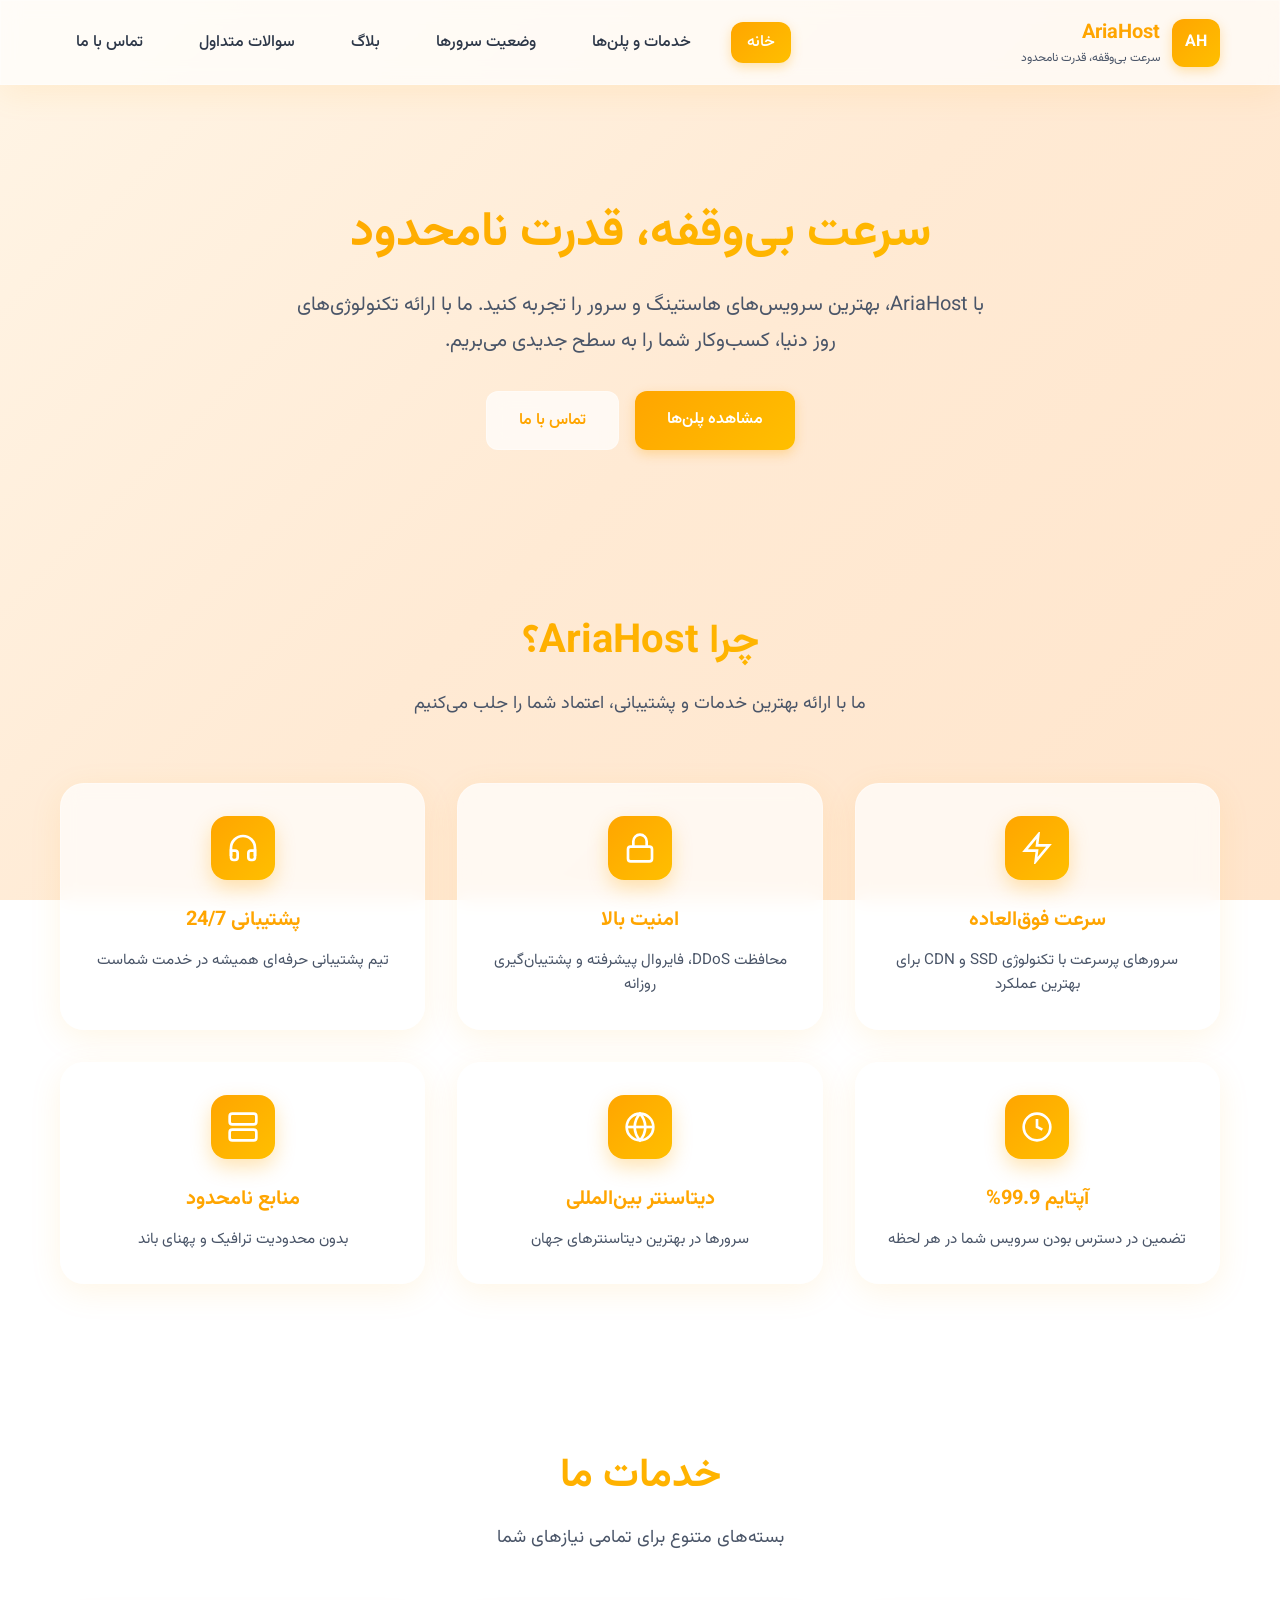
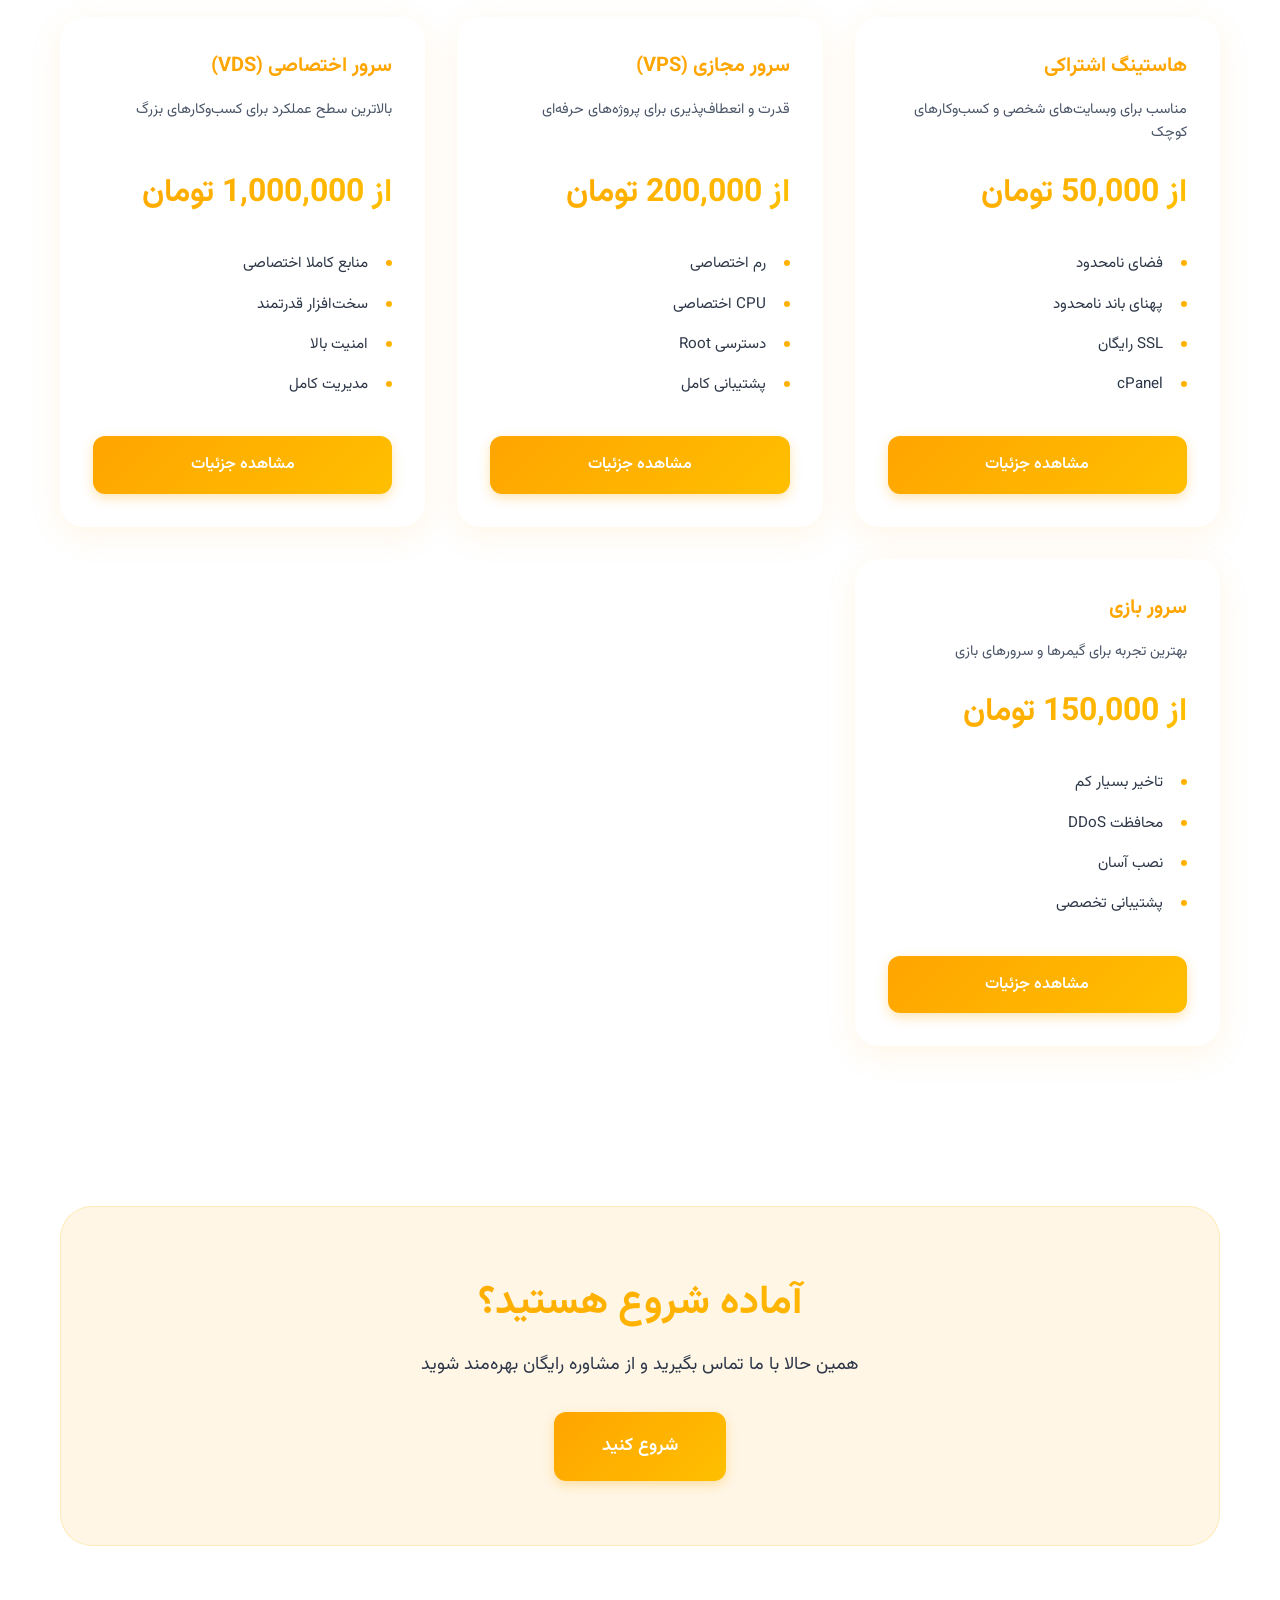
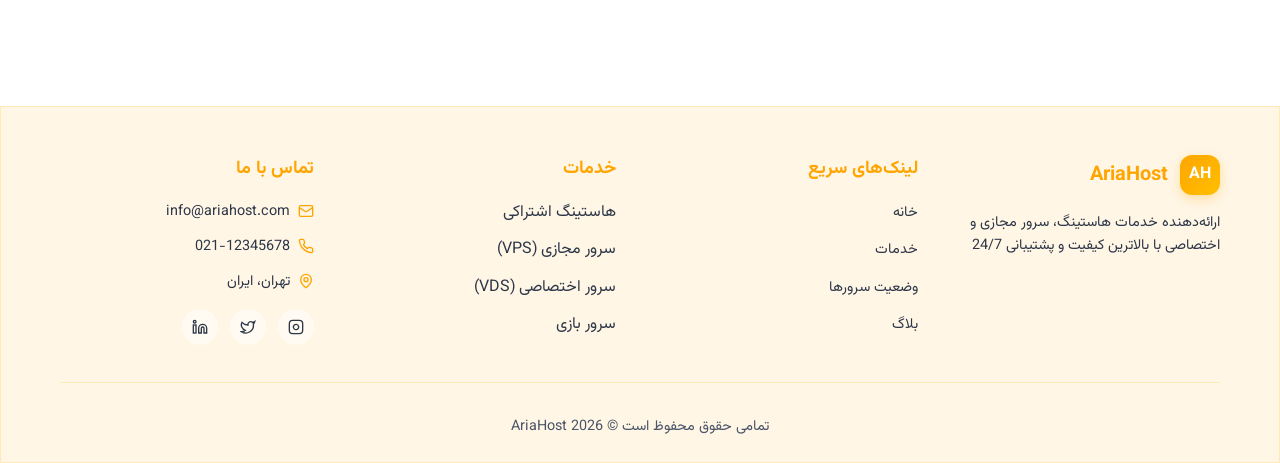
<file: index.html>
<!DOCTYPE html>
<html lang="fa" dir="rtl">
<head>
    <meta charset="UTF-8">
    <meta name="viewport" content="width=device-width, initial-scale=1.0">
    <meta name="description" content="AriaHost - سرعت بی‌وقفه، قدرت نامحدود. بهترین خدمات هاستینگ، VPS، VDS و سرور بازی">
    <meta name="keywords" content="هاستینگ, VPS, سرور, هاست ایران, سرور مجازی">
    <title>AriaHost - سرعت بی‌وقفه، قدرت نامحدود</title>
    <link rel="stylesheet" href="styles/main.css">
    <link href="https://fonts.googleapis.com/css2?family=Vazirmatn:wght@300;400;500;600;700&display=swap" rel="stylesheet">
</head>
<body>
    <!-- Header -->
    <header class="header glass" id="header">
        <nav class="container">
            <div class="nav-wrapper">
                <a href="index.html" class="logo">
                    <div class="logo-icon">AH</div>
                    <div class="logo-text">
                        <div class="brand-name">AriaHost</div>
                        <div class="brand-slogan">سرعت بی‌وقفه، قدرت نامحدود</div>
                    </div>
                </a>

                <div class="nav-menu" id="navMenu">
                    <a href="index.html" class="nav-link active">خانه</a>
                    <a href="services.html" class="nav-link">خدمات و پلن‌ها</a>
                    <a href="status.html" class="nav-link">وضعیت سرورها</a>
                    <a href="blog.html" class="nav-link">بلاگ</a>
                    <a href="faq.html" class="nav-link">سوالات متداول</a>
                    <a href="contact.html" class="nav-link">تماس با ما</a>
                </div>

                <button class="menu-toggle" id="menuToggle">
                    <span></span>
                    <span></span>
                    <span></span>
                </button>
            </div>
        </nav>
    </header>

    <!-- Hero Section -->
    <section class="hero">
        <div class="container">
            <div class="hero-content fade-in">
                <h1 class="hero-title gradient-text">سرعت بی‌وقفه، قدرت نامحدود</h1>
                <p class="hero-description">
                    با AriaHost، بهترین سرویس‌های هاستینگ و سرور را تجربه کنید. 
                    ما با ارائه تکنولوژی‌های روز دنیا، کسب‌وکار شما را به سطح جدیدی می‌بریم.
                </p>
                <div class="hero-buttons">
                    <a href="services.html" class="btn btn-primary">مشاهده پلن‌ها</a>
                    <a href="contact.html" class="btn btn-secondary">تماس با ما</a>
                </div>
            </div>
        </div>
    </section>

    <!-- Features Section -->
    <section class="features section">
        <div class="container">
            <div class="section-header">
                <h2 class="gradient-text">چرا AriaHost؟</h2>
                <p>ما با ارائه بهترین خدمات و پشتیبانی، اعتماد شما را جلب می‌کنیم</p>
            </div>

            <div class="features-grid">
                <div class="feature-card glass glass-hover">
                    <div class="feature-icon gradient-bg">
                        <svg width="32" height="32" viewBox="0 0 24 24" fill="none" stroke="currentColor" stroke-width="2">
                            <polygon points="13 2 3 14 12 14 11 22 21 10 12 10 13 2"></polygon>
                        </svg>
                    </div>
                    <h3>سرعت فوق‌العاده</h3>
                    <p>سرورهای پرسرعت با تکنولوژی SSD و CDN برای بهترین عملکرد</p>
                </div>

                <div class="feature-card glass glass-hover">
                    <div class="feature-icon gradient-bg">
                        <svg width="32" height="32" viewBox="0 0 24 24" fill="none" stroke="currentColor" stroke-width="2">
                            <rect x="3" y="11" width="18" height="11" rx="2" ry="2"></rect>
                            <path d="M7 11V7a5 5 0 0 1 10 0v4"></path>
                        </svg>
                    </div>
                    <h3>امنیت بالا</h3>
                    <p>محافظت DDoS، فایروال پیشرفته و پشتیبان‌گیری روزانه</p>
                </div>

                <div class="feature-card glass glass-hover">
                    <div class="feature-icon gradient-bg">
                        <svg width="32" height="32" viewBox="0 0 24 24" fill="none" stroke="currentColor" stroke-width="2">
                            <path d="M3 18v-6a9 9 0 0 1 18 0v6"></path>
                            <path d="M21 19a2 2 0 0 1-2 2h-1a2 2 0 0 1-2-2v-3a2 2 0 0 1 2-2h3zM3 19a2 2 0 0 0 2 2h1a2 2 0 0 0 2-2v-3a2 2 0 0 0-2-2H3z"></path>
                        </svg>
                    </div>
                    <h3>پشتیبانی 24/7</h3>
                    <p>تیم پشتیبانی حرفه‌ای همیشه در خدمت شماست</p>
                </div>

                <div class="feature-card glass glass-hover">
                    <div class="feature-icon gradient-bg">
                        <svg width="32" height="32" viewBox="0 0 24 24" fill="none" stroke="currentColor" stroke-width="2">
                            <circle cx="12" cy="12" r="10"></circle>
                            <polyline points="12 6 12 12 16 14"></polyline>
                        </svg>
                    </div>
                    <h3>آپتایم 99.9%</h3>
                    <p>تضمین در دسترس بودن سرویس شما در هر لحظه</p>
                </div>

                <div class="feature-card glass glass-hover">
                    <div class="feature-icon gradient-bg">
                        <svg width="32" height="32" viewBox="0 0 24 24" fill="none" stroke="currentColor" stroke-width="2">
                            <circle cx="12" cy="12" r="10"></circle>
                            <line x1="2" y1="12" x2="22" y2="12"></line>
                            <path d="M12 2a15.3 15.3 0 0 1 4 10 15.3 15.3 0 0 1-4 10 15.3 15.3 0 0 1-4-10 15.3 15.3 0 0 1 4-10z"></path>
                        </svg>
                    </div>
                    <h3>دیتاسنتر بین‌المللی</h3>
                    <p>سرورها در بهترین دیتاسنترهای جهان</p>
                </div>

                <div class="feature-card glass glass-hover">
                    <div class="feature-icon gradient-bg">
                        <svg width="32" height="32" viewBox="0 0 24 24" fill="none" stroke="currentColor" stroke-width="2">
                            <rect x="2" y="2" width="20" height="8" rx="2" ry="2"></rect>
                            <rect x="2" y="14" width="20" height="8" rx="2" ry="2"></rect>
                            <line x1="6" y1="6" x2="6.01" y2="6"></line>
                            <line x1="6" y1="18" x2="6.01" y2="18"></line>
                        </svg>
                    </div>
                    <h3>منابع نامحدود</h3>
                    <p>بدون محدودیت ترافیک و پهنای باند</p>
                </div>
            </div>
        </div>
    </section>

    <!-- Services Section -->
    <section class="services section">
        <div class="container">
            <div class="section-header">
                <h2 class="gradient-text">خدمات ما</h2>
                <p>بسته‌های متنوع برای تمامی نیازهای شما</p>
            </div>

            <div class="services-grid">
                <div class="service-card glass glass-hover">
                    <h3>هاستینگ اشتراکی</h3>
                    <p class="service-desc">مناسب برای وبسایت‌های شخصی و کسب‌وکارهای کوچک</p>
                    <div class="service-price gradient-text">از 50,000 تومان</div>
                    <ul class="service-features">
                        <li>فضای نامحدود</li>
                        <li>پهنای باند نامحدود</li>
                        <li>SSL رایگان</li>
                        <li>cPanel</li>
                    </ul>
                    <a href="services.html" class="btn btn-primary btn-block">مشاهده جزئیات</a>
                </div>

                <div class="service-card glass glass-hover">
                    <h3>سرور مجازی (VPS)</h3>
                    <p class="service-desc">قدرت و انعطاف‌پذیری برای پروژه‌های حرفه‌ای</p>
                    <div class="service-price gradient-text">از 200,000 تومان</div>
                    <ul class="service-features">
                        <li>رم اختصاصی</li>
                        <li>CPU اختصاصی</li>
                        <li>دسترسی Root</li>
                        <li>پشتیبانی کامل</li>
                    </ul>
                    <a href="services.html" class="btn btn-primary btn-block">مشاهده جزئیات</a>
                </div>

                <div class="service-card glass glass-hover">
                    <h3>سرور اختصاصی (VDS)</h3>
                    <p class="service-desc">بالاترین سطح عملکرد برای کسب‌وکارهای بزرگ</p>
                    <div class="service-price gradient-text">از 1,000,000 تومان</div>
                    <ul class="service-features">
                        <li>منابع کاملا اختصاصی</li>
                        <li>سخت‌افزار قدرتمند</li>
                        <li>امنیت بالا</li>
                        <li>مدیریت کامل</li>
                    </ul>
                    <a href="services.html" class="btn btn-primary btn-block">مشاهده جزئیات</a>
                </div>

                <div class="service-card glass glass-hover">
                    <h3>سرور بازی</h3>
                    <p class="service-desc">بهترین تجربه برای گیمرها و سرورهای بازی</p>
                    <div class="service-price gradient-text">از 150,000 تومان</div>
                    <ul class="service-features">
                        <li>تاخیر بسیار کم</li>
                        <li>محافظت DDoS</li>
                        <li>نصب آسان</li>
                        <li>پشتیبانی تخصصی</li>
                    </ul>
                    <a href="services.html" class="btn btn-primary btn-block">مشاهده جزئیات</a>
                </div>
            </div>
        </div>
    </section>

    <!-- CTA Section -->
    <section class="cta section">
        <div class="container">
            <div class="cta-box glass-dark">
                <h2 class="gradient-text">آماده شروع هستید؟</h2>
                <p>همین حالا با ما تماس بگیرید و از مشاوره رایگان بهره‌مند شوید</p>
                <a href="contact.html" class="btn btn-primary btn-large">شروع کنید</a>
            </div>
        </div>
    </section>

    <!-- Footer -->
    <footer class="footer glass-dark">
        <div class="container">
            <div class="footer-grid">
                <div class="footer-col">
                    <div class="footer-logo">
                        <div class="logo-icon">AH</div>
                        <div class="brand-name">AriaHost</div>
                    </div>
                    <p>ارائه‌دهنده خدمات هاستینگ، سرور مجازی و اختصاصی با بالاترین کیفیت و پشتیبانی 24/7</p>
                </div>

                <div class="footer-col">
                    <h4>لینک‌های سریع</h4>
                    <ul>
                        <li><a href="index.html">خانه</a></li>
                        <li><a href="services.html">خدمات</a></li>
                        <li><a href="status.html">وضعیت سرورها</a></li>
                        <li><a href="blog.html">بلاگ</a></li>
                    </ul>
                </div>

                <div class="footer-col">
                    <h4>خدمات</h4>
                    <ul>
                        <li>هاستینگ اشتراکی</li>
                        <li>سرور مجازی (VPS)</li>
                        <li>سرور اختصاصی (VDS)</li>
                        <li>سرور بازی</li>
                    </ul>
                </div>

                <div class="footer-col">
                    <h4>تماس با ما</h4>
                    <ul class="contact-list">
                        <li>
                            <svg width="16" height="16" viewBox="0 0 24 24" fill="none" stroke="currentColor" stroke-width="2">
                                <rect width="20" height="16" x="2" y="4" rx="2"></rect>
                                <path d="m22 7-8.97 5.7a1.94 1.94 0 0 1-2.06 0L2 7"></path>
                            </svg>
                            info@ariahost.com
                        </li>
                        <li>
                            <svg width="16" height="16" viewBox="0 0 24 24" fill="none" stroke="currentColor" stroke-width="2">
                                <path d="M22 16.92v3a2 2 0 0 1-2.18 2 19.79 19.79 0 0 1-8.63-3.07 19.5 19.5 0 0 1-6-6 19.79 19.79 0 0 1-3.07-8.67A2 2 0 0 1 4.11 2h3a2 2 0 0 1 2 1.72 12.84 12.84 0 0 0 .7 2.81 2 2 0 0 1-.45 2.11L8.09 9.91a16 16 0 0 0 6 6l1.27-1.27a2 2 0 0 1 2.11-.45 12.84 12.84 0 0 0 2.81.7A2 2 0 0 1 22 16.92z"></path>
                            </svg>
                            021-12345678
                        </li>
                        <li>
                            <svg width="16" height="16" viewBox="0 0 24 24" fill="none" stroke="currentColor" stroke-width="2">
                                <path d="M20 10c0 6-8 12-8 12s-8-6-8-12a8 8 0 0 1 16 0Z"></path>
                                <circle cx="12" cy="10" r="3"></circle>
                            </svg>
                            تهران، ایران
                        </li>
                    </ul>
                    <div class="social-links">
                        <a href="#" class="social-link">
                            <svg width="16" height="16" viewBox="0 0 24 24" fill="none" stroke="currentColor" stroke-width="2">
                                <rect width="20" height="20" x="2" y="2" rx="5" ry="5"></rect>
                                <path d="M16 11.37A4 4 0 1 1 12.63 8 4 4 0 0 1 16 11.37z"></path>
                                <line x1="17.5" x2="17.51" y1="6.5" y2="6.5"></line>
                            </svg>
                        </a>
                        <a href="#" class="social-link">
                            <svg width="16" height="16" viewBox="0 0 24 24" fill="none" stroke="currentColor" stroke-width="2">
                                <path d="M22 4s-.7 2.1-2 3.4c1.6 10-9.4 17.3-18 11.6 2.2.1 4.4-.6 6-2C3 15.5.5 9.6 3 5c2.2 2.6 5.6 4.1 9 4-.9-4.2 4-6.6 7-3.8 1.1 0 3-1.2 3-1.2z"></path>
                            </svg>
                        </a>
                        <a href="#" class="social-link">
                            <svg width="16" height="16" viewBox="0 0 24 24" fill="none" stroke="currentColor" stroke-width="2">
                                <path d="M16 8a6 6 0 0 1 6 6v7h-4v-7a2 2 0 0 0-2-2 2 2 0 0 0-2 2v7h-4v-7a6 6 0 0 1 6-6z"></path>
                                <rect width="4" height="12" x="2" y="9"></rect>
                                <circle cx="4" cy="4" r="2"></circle>
                            </svg>
                        </a>
                    </div>
                </div>
            </div>

            <div class="footer-bottom">
                <p>تمامی حقوق محفوظ است © <span id="currentYear"></span> AriaHost</p>
            </div>
        </div>
    </footer>

    <script src="scripts/main.js"></script>
</body>
</html>
</file>
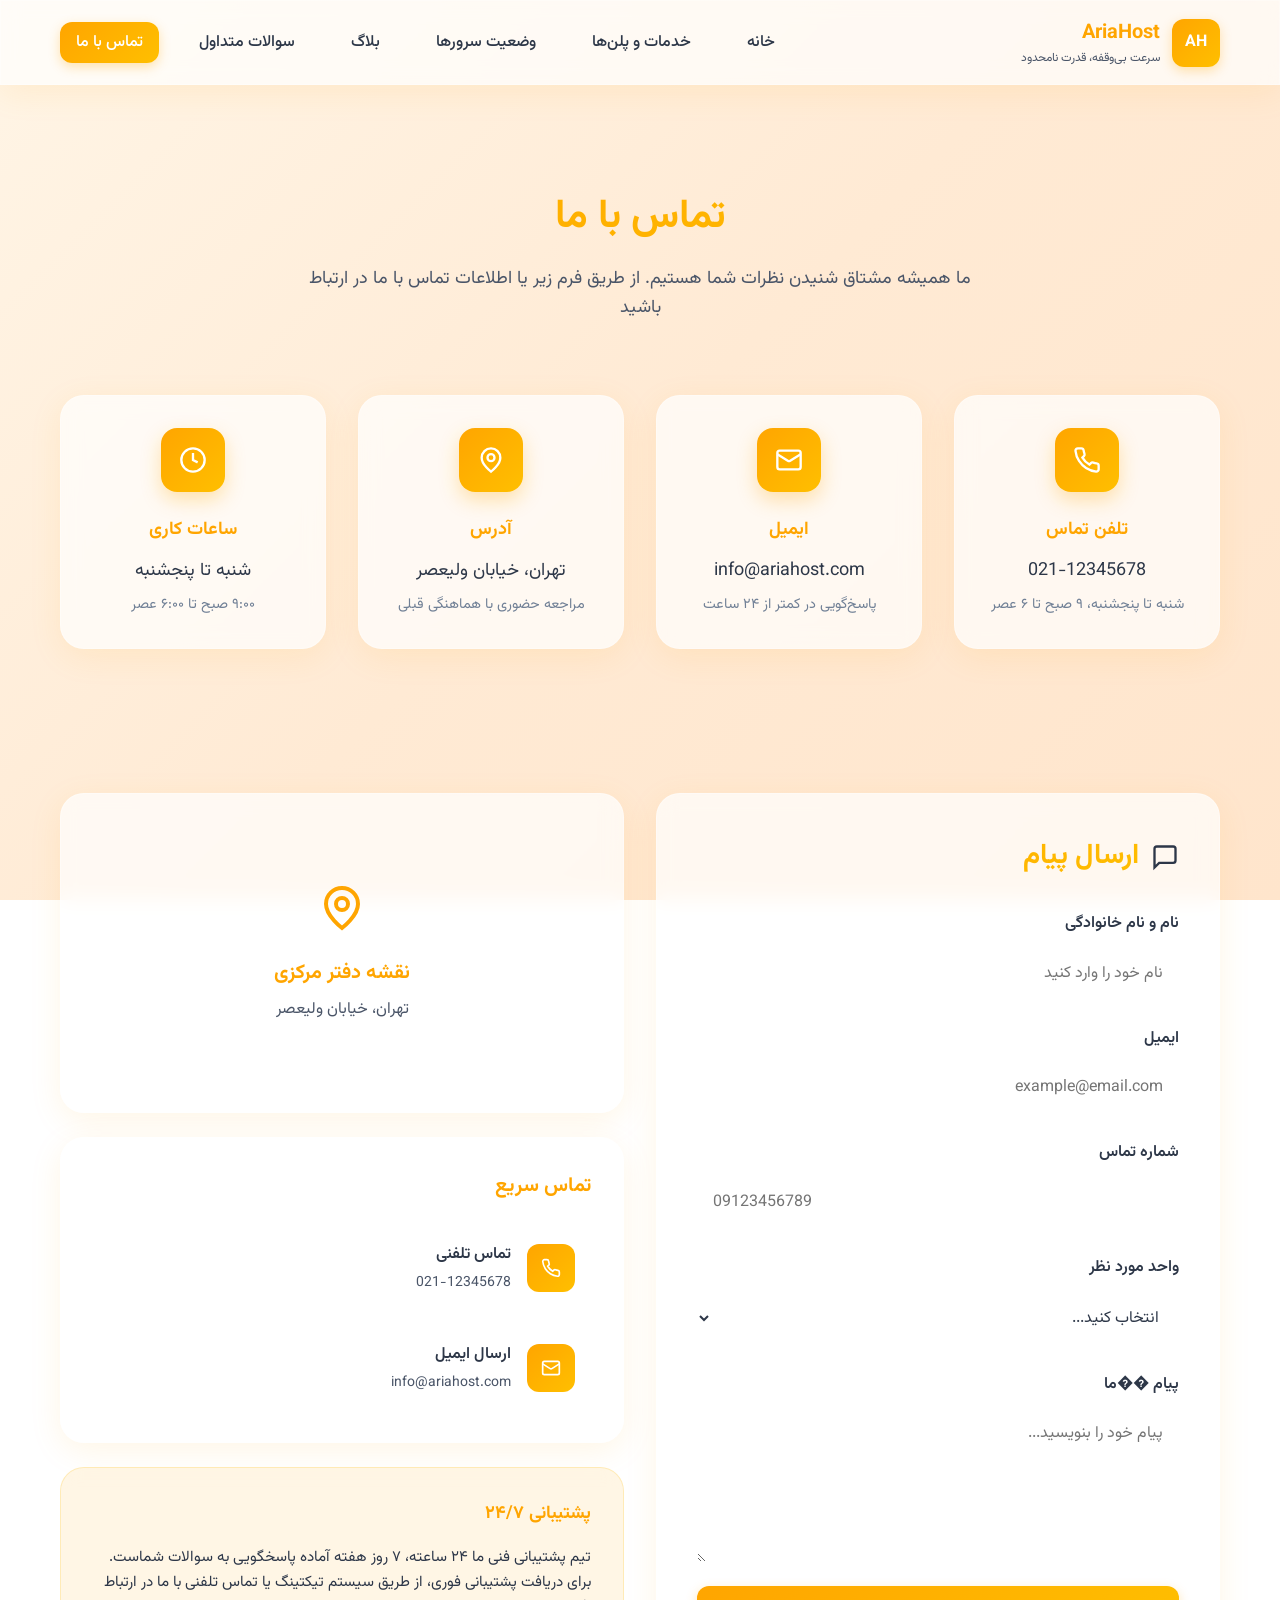
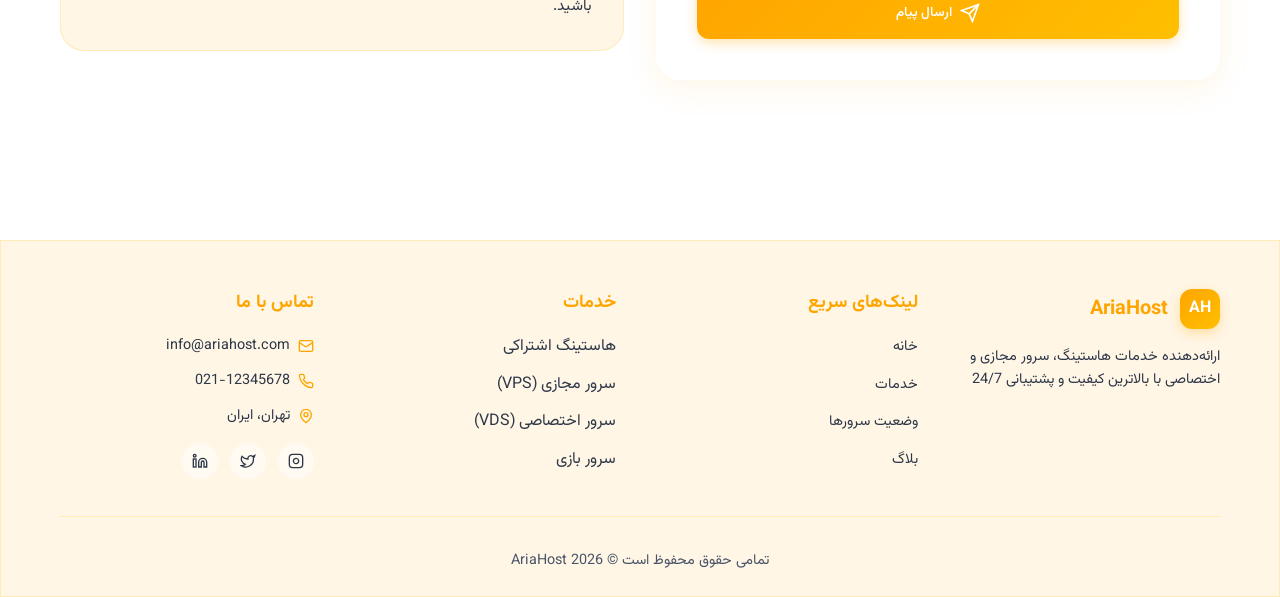
<file: contact.html>
<!DOCTYPE html>
<html lang="fa" dir="rtl">
<head>
    <meta charset="UTF-8">
    <meta name="viewport" content="width=device-width, initial-scale=1.0">
    <meta name="description" content="تماس با AriaHost - ارتباط با تیم پشتیبانی و فروش">
    <title>تماس با ما - AriaHost</title>
    <link rel="stylesheet" href="styles/main.css">
    <link rel="stylesheet" href="styles/contact.css">
    <link href="https://fonts.googleapis.com/css2?family=Vazirmatn:wght@300;400;500;600;700&display=swap" rel="stylesheet">
</head>
<body>
    <!-- Header -->
    <header class="header glass" id="header">
        <nav class="container">
            <div class="nav-wrapper">
                <a href="index.html" class="logo">
                    <div class="logo-icon">AH</div>
                    <div class="logo-text">
                        <div class="brand-name">AriaHost</div>
                        <div class="brand-slogan">سرعت بی‌وقفه، قدرت نامحدود</div>
                    </div>
                </a>

                <div class="nav-menu" id="navMenu">
                    <a href="index.html" class="nav-link">خانه</a>
                    <a href="services.html" class="nav-link">خدمات و پلن‌ها</a>
                    <a href="status.html" class="nav-link">وضعیت سرورها</a>
                    <a href="blog.html" class="nav-link">بلاگ</a>
                    <a href="faq.html" class="nav-link">سوالات متداول</a>
                    <a href="contact.html" class="nav-link active">تماس با ما</a>
                </div>

                <button class="menu-toggle" id="menuToggle">
                    <span></span>
                    <span></span>
                    <span></span>
                </button>
            </div>
        </nav>
    </header>

    <!-- Page Header -->
    <section class="page-header">
        <div class="container">
            <h1 class="gradient-text fade-in">تماس با ما</h1>
            <p class="fade-in">ما همیشه مشتاق شنیدن نظرات شما هستیم. از طریق فرم زیر یا اطلاعات تماس با ما در ارتباط باشید</p>
        </div>
    </section>

    <!-- Contact Info Cards -->
    <section class="contact-info section">
        <div class="container">
            <div class="info-grid">
                <div class="info-card glass glass-hover">
                    <div class="info-icon gradient-bg">
                        <svg width="28" height="28" viewBox="0 0 24 24" fill="none" stroke="currentColor" stroke-width="2">
                            <path d="M22 16.92v3a2 2 0 0 1-2.18 2 19.79 19.79 0 0 1-8.63-3.07 19.5 19.5 0 0 1-6-6 19.79 19.79 0 0 1-3.07-8.67A2 2 0 0 1 4.11 2h3a2 2 0 0 1 2 1.72 12.84 12.84 0 0 0 .7 2.81 2 2 0 0 1-.45 2.11L8.09 9.91a16 16 0 0 0 6 6l1.27-1.27a2 2 0 0 1 2.11-.45 12.84 12.84 0 0 0 2.81.7A2 2 0 0 1 22 16.92z"></path>
                        </svg>
                    </div>
                    <h3>تلفن تماس</h3>
                    <p class="info-main">021-12345678</p>
                    <p class="info-sub">شنبه تا پنجشنبه، ۹ صبح تا ۶ عصر</p>
                </div>

                <div class="info-card glass glass-hover">
                    <div class="info-icon gradient-bg">
                        <svg width="28" height="28" viewBox="0 0 24 24" fill="none" stroke="currentColor" stroke-width="2">
                            <rect width="20" height="16" x="2" y="4" rx="2"></rect>
                            <path d="m22 7-8.97 5.7a1.94 1.94 0 0 1-2.06 0L2 7"></path>
                        </svg>
                    </div>
                    <h3>ایمیل</h3>
                    <p class="info-main">info@ariahost.com</p>
                    <p class="info-sub">پاسخ‌گویی در کمتر از ۲۴ ساعت</p>
                </div>

                <div class="info-card glass glass-hover">
                    <div class="info-icon gradient-bg">
                        <svg width="28" height="28" viewBox="0 0 24 24" fill="none" stroke="currentColor" stroke-width="2">
                            <path d="M20 10c0 6-8 12-8 12s-8-6-8-12a8 8 0 0 1 16 0Z"></path>
                            <circle cx="12" cy="10" r="3"></circle>
                        </svg>
                    </div>
                    <h3>آدرس</h3>
                    <p class="info-main">تهران، خیابان ولیعصر</p>
                    <p class="info-sub">مراجعه حضوری با هماهنگی قبلی</p>
                </div>

                <div class="info-card glass glass-hover">
                    <div class="info-icon gradient-bg">
                        <svg width="28" height="28" viewBox="0 0 24 24" fill="none" stroke="currentColor" stroke-width="2">
                            <circle cx="12" cy="12" r="10"></circle>
                            <polyline points="12 6 12 12 16 14"></polyline>
                        </svg>
                    </div>
                    <h3>ساعات کاری</h3>
                    <p class="info-main">شنبه تا پنجشنبه</p>
                    <p class="info-sub">۹:۰۰ صبح تا ۶:۰۰ عصر</p>
                </div>
            </div>
        </div>
    </section>

    <!-- Contact Form & Map -->
    <section class="section">
        <div class="container">
            <div class="contact-grid">
                <!-- Contact Form -->
                <div class="contact-form-wrapper">
                    <div class="form-box glass">
                        <h2 class="gradient-text">
                            <svg width="28" height="28" viewBox="0 0 24 24" fill="none" stroke="currentColor" stroke-width="2">
                                <path d="M21 15a2 2 0 0 1-2 2H7l-4 4V5a2 2 0 0 1 2-2h14a2 2 0 0 1 2 2z"></path>
                            </svg>
                            ارسال پیام
                        </h2>
                        <form id="contactForm" class="contact-form">
                            <div class="form-group">
                                <label>نام و نام خانوادگی</label>
                                <input type="text" name="name" required placeholder="نام خود را وارد کنید">
                            </div>

                            <div class="form-group">
                                <label>ایمیل</label>
                                <input type="email" name="email" required placeholder="example@email.com">
                            </div>

                            <div class="form-group">
                                <label>شماره تماس</label>
                                <input type="tel" name="phone" required placeholder="09123456789">
                            </div>

                            <div class="form-group">
                                <label>واحد مورد نظر</label>
                                <select name="department" required>
                                    <option value="">انتخاب کنید...</option>
                                    <option value="sales">فروش</option>
                                    <option value="support">پشتیبانی فنی</option>
                                    <option value="billing">مالی</option>
                                    <option value="other">سایر موارد</option>
                                </select>
                            </div>

                            <div class="form-group">
                                <label>پیام ��ما</label>
                                <textarea name="message" rows="5" required placeholder="پیام خود را بنویسید..."></textarea>
                            </div>

                            <button type="submit" class="btn btn-primary btn-block">
                                <svg width="20" height="20" viewBox="0 0 24 24" fill="none" stroke="currentColor" stroke-width="2">
                                    <line x1="22" x2="11" y1="2" y2="13"></line>
                                    <polygon points="22 2 15 22 11 13 2 9 22 2"></polygon>
                                </svg>
                                ارسال پیام
                            </button>
                        </form>
                    </div>
                </div>

                <!-- Map & Quick Contact -->
                <div class="side-info">
                    <!-- Map Placeholder -->
                    <div class="map-box glass">
                        <div class="map-placeholder">
                            <svg width="48" height="48" viewBox="0 0 24 24" fill="none" stroke="currentColor" stroke-width="2">
                                <path d="M20 10c0 6-8 12-8 12s-8-6-8-12a8 8 0 0 1 16 0Z"></path>
                                <circle cx="12" cy="10" r="3"></circle>
                            </svg>
                            <h3>نقشه دفتر مرکزی</h3>
                            <p>تهران، خیابان ولیعصر</p>
                        </div>
                    </div>

                    <!-- Quick Contact -->
                    <div class="quick-contact glass">
                        <h3>تماس سریع</h3>
                        <div class="quick-contact-list">
                            <a href="tel:02112345678" class="quick-contact-item glass-hover">
                                <div class="quick-icon gradient-bg">
                                    <svg width="20" height="20" viewBox="0 0 24 24" fill="none" stroke="currentColor" stroke-width="2">
                                        <path d="M22 16.92v3a2 2 0 0 1-2.18 2 19.79 19.79 0 0 1-8.63-3.07 19.5 19.5 0 0 1-6-6 19.79 19.79 0 0 1-3.07-8.67A2 2 0 0 1 4.11 2h3a2 2 0 0 1 2 1.72 12.84 12.84 0 0 0 .7 2.81 2 2 0 0 1-.45 2.11L8.09 9.91a16 16 0 0 0 6 6l1.27-1.27a2 2 0 0 1 2.11-.45 12.84 12.84 0 0 0 2.81.7A2 2 0 0 1 22 16.92z"></path>
                                    </svg>
                                </div>
                                <div>
                                    <div class="quick-title">تماس تلفنی</div>
                                    <div class="quick-sub">021-12345678</div>
                                </div>
                            </a>

                            <a href="mailto:info@ariahost.com" class="quick-contact-item glass-hover">
                                <div class="quick-icon gradient-bg">
                                    <svg width="20" height="20" viewBox="0 0 24 24" fill="none" stroke="currentColor" stroke-width="2">
                                        <rect width="20" height="16" x="2" y="4" rx="2"></rect>
                                        <path d="m22 7-8.97 5.7a1.94 1.94 0 0 1-2.06 0L2 7"></path>
                                    </svg>
                                </div>
                                <div>
                                    <div class="quick-title">ارسال ایمیل</div>
                                    <div class="quick-sub">info@ariahost.com</div>
                                </div>
                            </a>
                        </div>
                    </div>

                    <!-- Support Hours -->
                    <div class="support-hours glass-dark">
                        <h3>پشتیبانی ۲۴/۷</h3>
                        <p>تیم پشتیبانی فنی ما ۲۴ ساعته، ۷ روز هفته آماده پاسخگویی به سوالات شماست. برای دریافت پشتیبانی فوری، از طریق سیستم تیکتینگ یا تماس تلفنی با ما در ارتباط باشید.</p>
                    </div>
                </div>
            </div>
        </div>
    </section>

    <!-- Footer -->
    <footer class="footer glass-dark">
        <div class="container">
            <div class="footer-grid">
                <div class="footer-col">
                    <div class="footer-logo">
                        <div class="logo-icon">AH</div>
                        <div class="brand-name">AriaHost</div>
                    </div>
                    <p>ارائه‌دهنده خدمات هاستینگ، سرور مجازی و اختصاصی با بالاترین کیفیت و پشتیبانی 24/7</p>
                </div>

                <div class="footer-col">
                    <h4>لینک‌های سریع</h4>
                    <ul>
                        <li><a href="index.html">خانه</a></li>
                        <li><a href="services.html">خدمات</a></li>
                        <li><a href="status.html">وضعیت سرورها</a></li>
                        <li><a href="blog.html">بلاگ</a></li>
                    </ul>
                </div>

                <div class="footer-col">
                    <h4>خدمات</h4>
                    <ul>
                        <li>هاستینگ اشتراکی</li>
                        <li>سرور مجازی (VPS)</li>
                        <li>سرور اختصاصی (VDS)</li>
                        <li>سرور بازی</li>
                    </ul>
                </div>

                <div class="footer-col">
                    <h4>تماس با ما</h4>
                    <ul class="contact-list">
                        <li>
                            <svg width="16" height="16" viewBox="0 0 24 24" fill="none" stroke="currentColor" stroke-width="2">
                                <rect width="20" height="16" x="2" y="4" rx="2"></rect>
                                <path d="m22 7-8.97 5.7a1.94 1.94 0 0 1-2.06 0L2 7"></path>
                            </svg>
                            info@ariahost.com
                        </li>
                        <li>
                            <svg width="16" height="16" viewBox="0 0 24 24" fill="none" stroke="currentColor" stroke-width="2">
                                <path d="M22 16.92v3a2 2 0 0 1-2.18 2 19.79 19.79 0 0 1-8.63-3.07 19.5 19.5 0 0 1-6-6 19.79 19.79 0 0 1-3.07-8.67A2 2 0 0 1 4.11 2h3a2 2 0 0 1 2 1.72 12.84 12.84 0 0 0 .7 2.81 2 2 0 0 1-.45 2.11L8.09 9.91a16 16 0 0 0 6 6l1.27-1.27a2 2 0 0 1 2.11-.45 12.84 12.84 0 0 0 2.81.7A2 2 0 0 1 22 16.92z"></path>
                            </svg>
                            021-12345678
                        </li>
                        <li>
                            <svg width="16" height="16" viewBox="0 0 24 24" fill="none" stroke="currentColor" stroke-width="2">
                                <path d="M20 10c0 6-8 12-8 12s-8-6-8-12a8 8 0 0 1 16 0Z"></path>
                                <circle cx="12" cy="10" r="3"></circle>
                            </svg>
                            تهران، ایران
                        </li>
                    </ul>
                    <div class="social-links">
                        <a href="#" class="social-link">
                            <svg width="16" height="16" viewBox="0 0 24 24" fill="none" stroke="currentColor" stroke-width="2">
                                <rect width="20" height="20" x="2" y="2" rx="5" ry="5"></rect>
                                <path d="M16 11.37A4 4 0 1 1 12.63 8 4 4 0 0 1 16 11.37z"></path>
                                <line x1="17.5" x2="17.51" y1="6.5" y2="6.5"></line>
                            </svg>
                        </a>
                        <a href="#" class="social-link">
                            <svg width="16" height="16" viewBox="0 0 24 24" fill="none" stroke="currentColor" stroke-width="2">
                                <path d="M22 4s-.7 2.1-2 3.4c1.6 10-9.4 17.3-18 11.6 2.2.1 4.4-.6 6-2C3 15.5.5 9.6 3 5c2.2 2.6 5.6 4.1 9 4-.9-4.2 4-6.6 7-3.8 1.1 0 3-1.2 3-1.2z"></path>
                            </svg>
                        </a>
                        <a href="#" class="social-link">
                            <svg width="16" height="16" viewBox="0 0 24 24" fill="none" stroke="currentColor" stroke-width="2">
                                <path d="M16 8a6 6 0 0 1 6 6v7h-4v-7a2 2 0 0 0-2-2 2 2 0 0 0-2 2v7h-4v-7a6 6 0 0 1 6-6z"></path>
                                <rect width="4" height="12" x="2" y="9"></rect>
                                <circle cx="4" cy="4" r="2"></circle>
                            </svg>
                        </a>
                    </div>
                </div>
            </div>

            <div class="footer-bottom">
                <p>تمامی حقوق محفوظ است © <span id="currentYear"></span> AriaHost</p>
            </div>
        </div>
    </footer>

    <script src="scripts/main.js"></script>
    <script src="scripts/contact.js"></script>
</body>
</html>
</file>
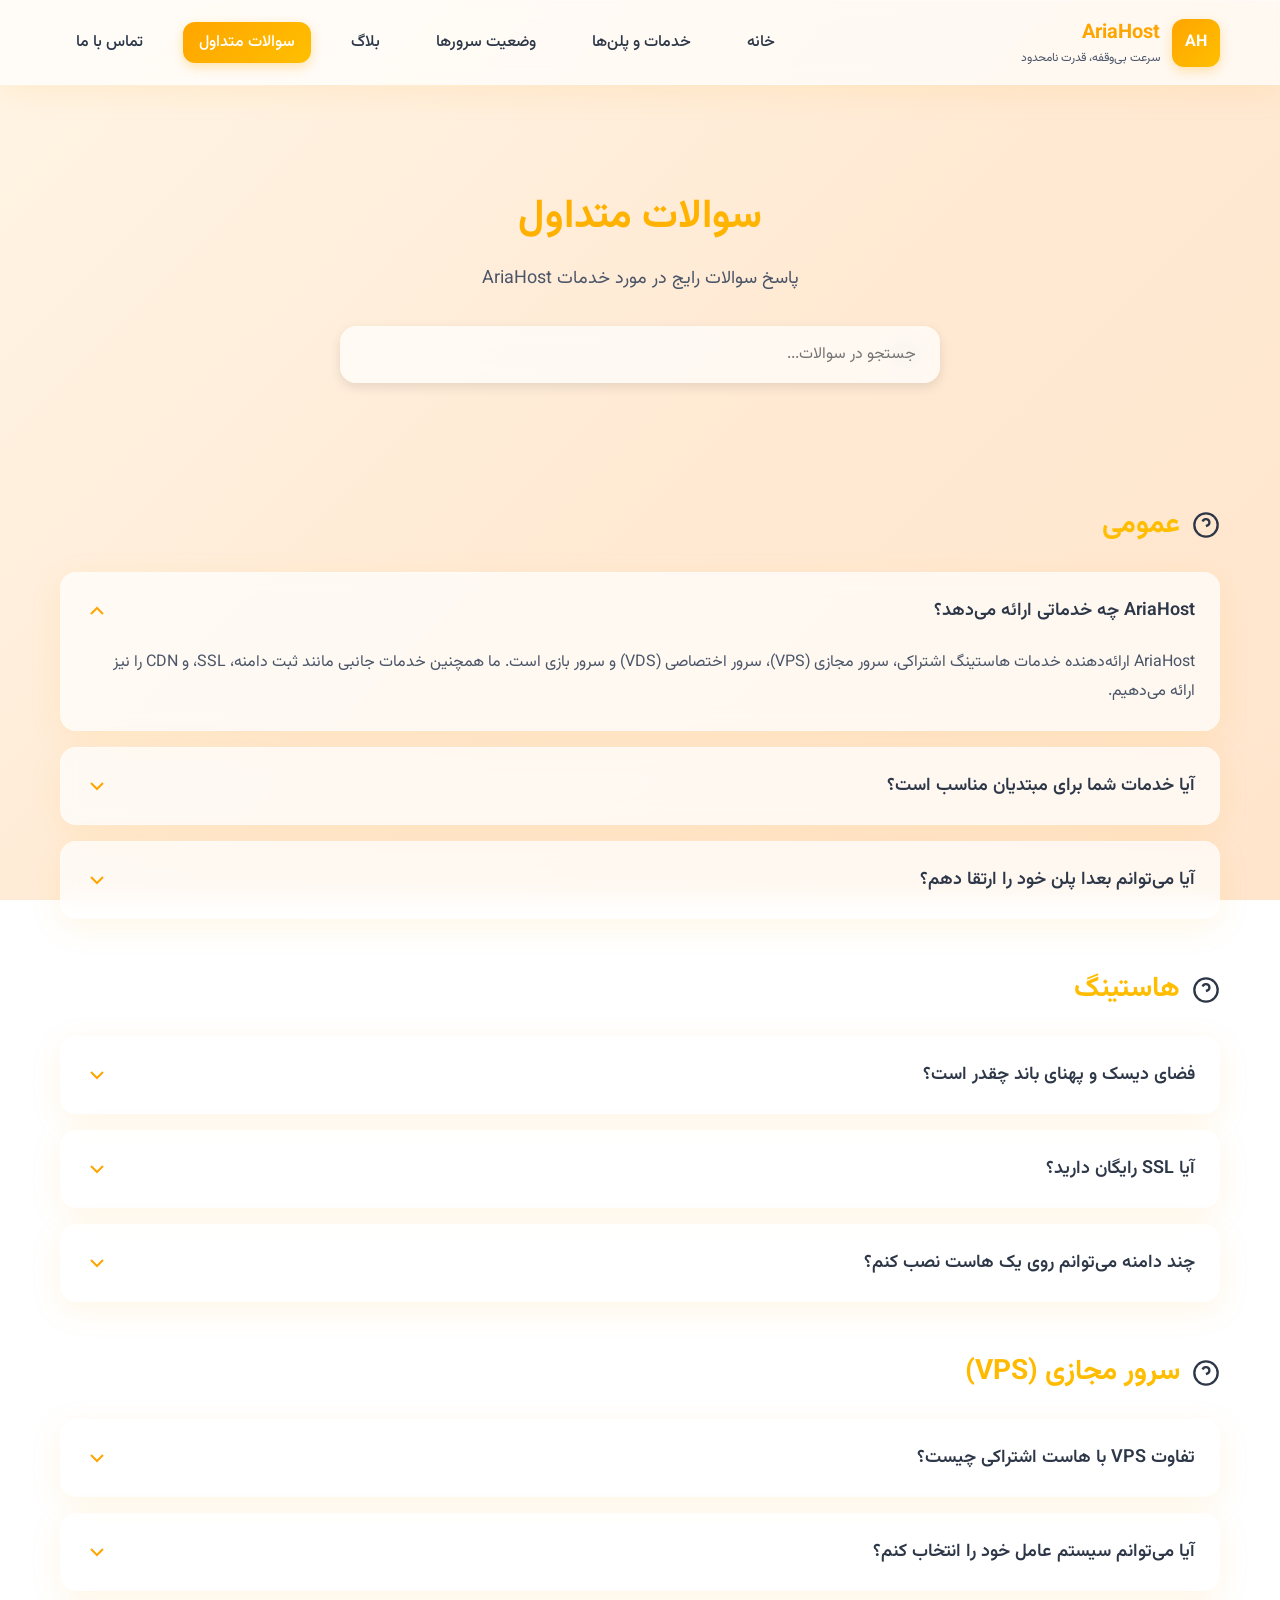
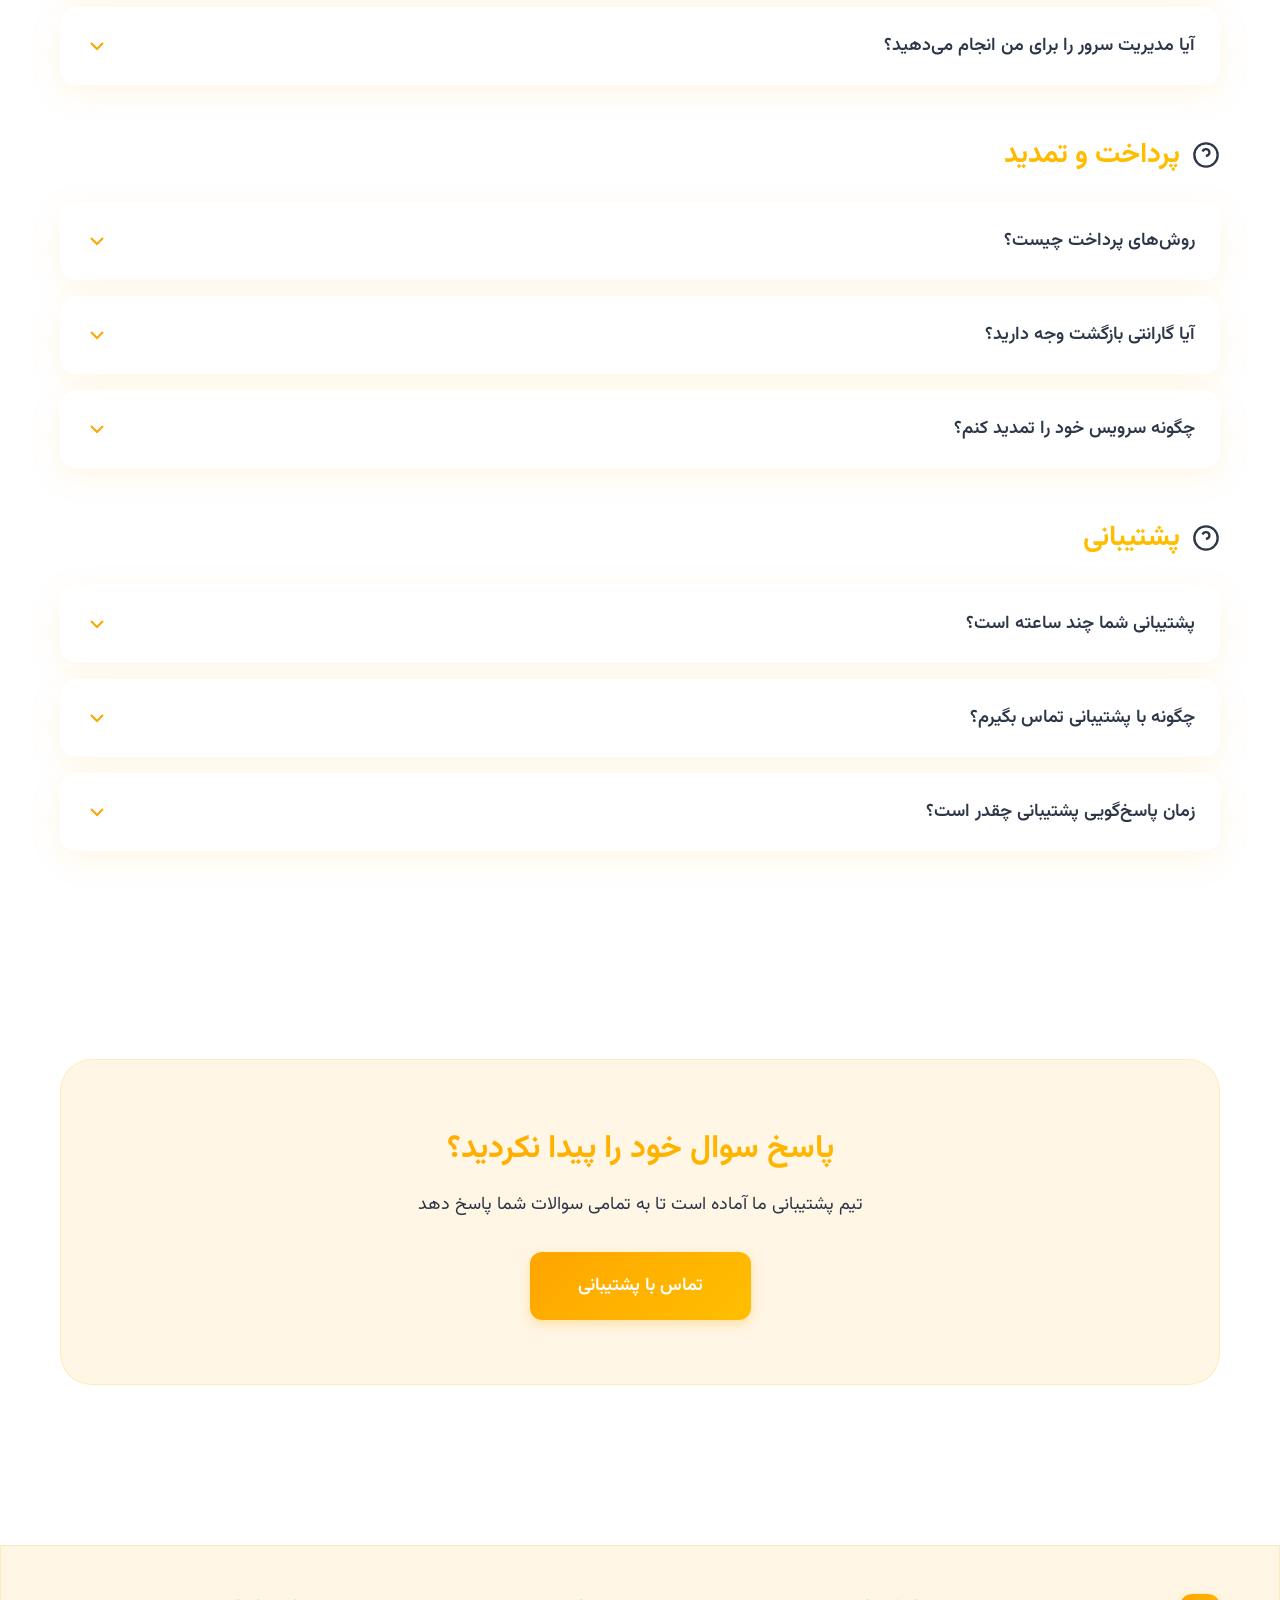
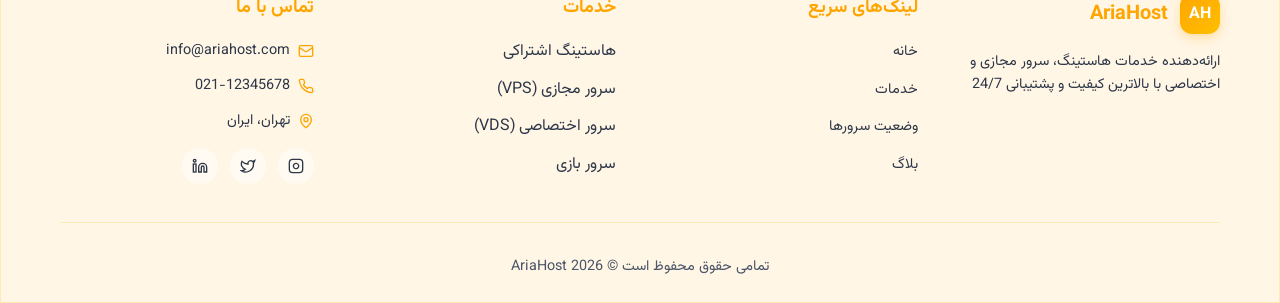
<file: faq.html>
<!DOCTYPE html>
<html lang="fa" dir="rtl">
<head>
    <meta charset="UTF-8">
    <meta name="viewport" content="width=device-width, initial-scale=1.0">
    <meta name="description" content="سوالات متداول AriaHost - پاسخ به سوالات رایج در مورد هاستینگ و سرور">
    <title>سوالات متداول - AriaHost</title>
    <link rel="stylesheet" href="styles/main.css">
    <link rel="stylesheet" href="styles/faq.css">
    <link href="https://fonts.googleapis.com/css2?family=Vazirmatn:wght@300;400;500;600;700&display=swap" rel="stylesheet">
</head>
<body>
    <!-- Header -->
    <header class="header glass" id="header">
        <nav class="container">
            <div class="nav-wrapper">
                <a href="index.html" class="logo">
                    <div class="logo-icon">AH</div>
                    <div class="logo-text">
                        <div class="brand-name">AriaHost</div>
                        <div class="brand-slogan">سرعت بی‌وقفه، قدرت نامحدود</div>
                    </div>
                </a>

                <div class="nav-menu" id="navMenu">
                    <a href="index.html" class="nav-link">خانه</a>
                    <a href="services.html" class="nav-link">خدمات و پلن‌ها</a>
                    <a href="status.html" class="nav-link">وضعیت سرورها</a>
                    <a href="blog.html" class="nav-link">بلاگ</a>
                    <a href="faq.html" class="nav-link active">سوالات متداول</a>
                    <a href="contact.html" class="nav-link">تماس با ما</a>
                </div>

                <button class="menu-toggle" id="menuToggle">
                    <span></span>
                    <span></span>
                    <span></span>
                </button>
            </div>
        </nav>
    </header>

    <!-- Page Header -->
    <section class="page-header">
        <div class="container">
            <h1 class="gradient-text fade-in">سوالات متداول</h1>
            <p class="fade-in">پاسخ سوالات رایج در مورد خدمات AriaHost</p>
            
            <!-- Search Box -->
            <div class="search-box">
                <svg width="20" height="20" viewBox="0 0 24 24" fill="none" stroke="currentColor" stroke-width="2">
                    <circle cx="11" cy="11" r="8"></circle>
                    <path d="m21 21-4.3-4.3"></path>
                </svg>
                <input type="text" id="faqSearch" placeholder="جستجو در سوالات...">
            </div>
        </div>
    </section>

    <!-- FAQ Content -->
    <section class="section">
        <div class="container">
            <!-- General -->
            <div class="faq-category">
                <h2 class="category-title gradient-text">
                    <svg width="28" height="28" viewBox="0 0 24 24" fill="none" stroke="currentColor" stroke-width="2">
                        <circle cx="12" cy="12" r="10"></circle>
                        <path d="M9.09 9a3 3 0 0 1 5.83 1c0 2-3 3-3 3"></path>
                        <path d="M12 17h.01"></path>
                    </svg>
                    عمومی
                </h2>
                
                <div class="faq-item glass">
                    <button class="faq-question">
                        <span>AriaHost چه خدماتی ارائه می‌دهد؟</span>
                        <svg class="faq-icon" width="24" height="24" viewBox="0 0 24 24" fill="none" stroke="currentColor" stroke-width="2">
                            <polyline points="6 9 12 15 18 9"></polyline>
                        </svg>
                    </button>
                    <div class="faq-answer">
                        <p>AriaHost ارائه‌دهنده خدمات هاستینگ اشتراکی، سرور مجازی (VPS)، سرور اختصاصی (VDS) و سرور بازی است. ما همچنین خدمات جانبی مانند ثبت دامنه، SSL، و CDN را نیز ارائه می‌دهیم.</p>
                    </div>
                </div>

                <div class="faq-item glass">
                    <button class="faq-question">
                        <span>آیا خدمات شما برای مبتدیان مناسب است؟</span>
                        <svg class="faq-icon" width="24" height="24" viewBox="0 0 24 24" fill="none" stroke="currentColor" stroke-width="2">
                            <polyline points="6 9 12 15 18 9"></polyline>
                        </svg>
                    </button>
                    <div class="faq-answer">
                        <p>بله، ما خدمات خود را برای همه سطوح از مبتدی تا حرفه‌ای طراحی کرده‌ایم. پنل‌های کاربری ساده و پشتیبانی ۲۴/۷ ما به شما کمک می‌کند تا به راحتی شروع کنید.</p>
                    </div>
                </div>

                <div class="faq-item glass">
                    <button class="faq-question">
                        <span>آیا می‌توانم بعدا پلن خود را ارتقا دهم؟</span>
                        <svg class="faq-icon" width="24" height="24" viewBox="0 0 24 24" fill="none" stroke="currentColor" stroke-width="2">
                            <polyline points="6 9 12 15 18 9"></polyline>
                        </svg>
                    </button>
                    <div class="faq-answer">
                        <p>بله، شما می‌توانید در هر زمان پلن خود را ارتقا دهید. فرآیند ارتقا کاملا خودکار و بدون قطعی سرویس انجام می‌شود.</p>
                    </div>
                </div>
            </div>

            <!-- Hosting -->
            <div class="faq-category">
                <h2 class="category-title gradient-text">
                    <svg width="28" height="28" viewBox="0 0 24 24" fill="none" stroke="currentColor" stroke-width="2">
                        <circle cx="12" cy="12" r="10"></circle>
                        <path d="M9.09 9a3 3 0 0 1 5.83 1c0 2-3 3-3 3"></path>
                        <path d="M12 17h.01"></path>
                    </svg>
                    هاستینگ
                </h2>

                <div class="faq-item glass">
                    <button class="faq-question">
                        <span>فضای دیسک و پهنای باند چقدر است؟</span>
                        <svg class="faq-icon" width="24" height="24" viewBox="0 0 24 24" fill="none" stroke="currentColor" stroke-width="2">
                            <polyline points="6 9 12 15 18 9"></polyline>
                        </svg>
                    </button>
                    <div class="faq-answer">
                        <p>بسته به پلنی که انتخاب می‌کنید، از ۵ گیگابایت تا نامحدود فضا و پهنای باند نامحدود در اختیار دارید.</p>
                    </div>
                </div>

                <div class="faq-item glass">
                    <button class="faq-question">
                        <span>آیا SSL رایگان دارید؟</span>
                        <svg class="faq-icon" width="24" height="24" viewBox="0 0 24 24" fill="none" stroke="currentColor" stroke-width="2">
                            <polyline points="6 9 12 15 18 9"></polyline>
                        </svg>
                    </button>
                    <div class="faq-answer">
                        <p>بله، تمامی پلن‌های هاستینگ ما با SSL رایگان Let's Encrypt ارائه می‌شوند که به صورت خودکار نصب و تمدید می‌شود.</p>
                    </div>
                </div>

                <div class="faq-item glass">
                    <button class="faq-question">
                        <span>چند دامنه می‌توانم روی یک هاست نصب کنم؟</span>
                        <svg class="faq-icon" width="24" height="24" viewBox="0 0 24 24" fill="none" stroke="currentColor" stroke-width="2">
                            <polyline points="6 9 12 15 18 9"></polyline>
                        </svg>
                    </button>
                    <div class="faq-answer">
                        <p>بسته به پلن انتخابی شما، از ۱ دامنه در پلن استارتر تا دامنه نامحدود در پلن کسب‌وکار امکان‌پذیر است.</p>
                    </div>
                </div>
            </div>

            <!-- VPS -->
            <div class="faq-category">
                <h2 class="category-title gradient-text">
                    <svg width="28" height="28" viewBox="0 0 24 24" fill="none" stroke="currentColor" stroke-width="2">
                        <circle cx="12" cy="12" r="10"></circle>
                        <path d="M9.09 9a3 3 0 0 1 5.83 1c0 2-3 3-3 3"></path>
                        <path d="M12 17h.01"></path>
                    </svg>
                    سرور مجازی (VPS)
                </h2>

                <div class="faq-item glass">
                    <button class="faq-question">
                        <span>تفاوت VPS با هاست اشتراکی چیست؟</span>
                        <svg class="faq-icon" width="24" height="24" viewBox="0 0 24 24" fill="none" stroke="currentColor" stroke-width="2">
                            <polyline points="6 9 12 15 18 9"></polyline>
                        </svg>
                    </button>
                    <div class="faq-answer">
                        <p>در VPS شما منابع اختصاصی (CPU، RAM، دیسک) دارید و دسترسی کامل Root دارید. در هاست اشتراکی، منابع بین کاربران مختلف تقسیم می‌شود.</p>
                    </div>
                </div>

                <div class="faq-item glass">
                    <button class="faq-question">
                        <span>آیا می‌توانم سیستم عامل خود را انتخاب کنم؟</span>
                        <svg class="faq-icon" width="24" height="24" viewBox="0 0 24 24" fill="none" stroke="currentColor" stroke-width="2">
                            <polyline points="6 9 12 15 18 9"></polyline>
                        </svg>
                    </button>
                    <div class="faq-answer">
                        <p>بله، شما می‌توانید بین سیستم‌عامل‌های مختلف Linux (Ubuntu، CentOS، Debian و...) انتخاب کنید.</p>
                    </div>
                </div>

                <div class="faq-item glass">
                    <button class="faq-question">
                        <span>آیا مدیریت سرور را برای من انجام می‌دهید؟</span>
                        <svg class="faq-icon" width="24" height="24" viewBox="0 0 24 24" fill="none" stroke="currentColor" stroke-width="2">
                            <polyline points="6 9 12 15 18 9"></polyline>
                        </svg>
                    </button>
                    <div class="faq-answer">
                        <p>ما هم VPS مدیریت‌شده و هم غیرمدیریت‌شده ارائه می‌دهیم. در پلن مدیریت‌شده، تیم ما مسئول نگهداری و به‌روزرسانی سرور است.</p>
                    </div>
                </div>
            </div>

            <!-- Payment -->
            <div class="faq-category">
                <h2 class="category-title gradient-text">
                    <svg width="28" height="28" viewBox="0 0 24 24" fill="none" stroke="currentColor" stroke-width="2">
                        <circle cx="12" cy="12" r="10"></circle>
                        <path d="M9.09 9a3 3 0 0 1 5.83 1c0 2-3 3-3 3"></path>
                        <path d="M12 17h.01"></path>
                    </svg>
                    پرداخت و تمدید
                </h2>

                <div class="faq-item glass">
                    <button class="faq-question">
                        <span>روش‌های پرداخت چیست؟</span>
                        <svg class="faq-icon" width="24" height="24" viewBox="0 0 24 24" fill="none" stroke="currentColor" stroke-width="2">
                            <polyline points="6 9 12 15 18 9"></polyline>
                        </svg>
                    </button>
                    <div class="faq-answer">
                        <p>شما می‌توانید از طریق درگاه‌های بانکی، کارت به کارت و رمزارزها پرداخت کنید.</p>
                    </div>
                </div>

                <div class="faq-item glass">
                    <button class="faq-question">
                        <span>آیا گارانتی بازگشت وجه دارید؟</span>
                        <svg class="faq-icon" width="24" height="24" viewBox="0 0 24 24" fill="none" stroke="currentColor" stroke-width="2">
                            <polyline points="6 9 12 15 18 9"></polyline>
                        </svg>
                    </button>
                    <div class="faq-answer">
                        <p>بله، ما ۳۰ روز گارانتی بازگشت وجه بدون قید و شرط برای تمامی پلن‌های هاستینگ و VPS داریم.</p>
                    </div>
                </div>

                <div class="faq-item glass">
                    <button class="faq-question">
                        <span>چگونه سرویس خود را تمدید کنم؟</span>
                        <svg class="faq-icon" width="24" height="24" viewBox="0 0 24 24" fill="none" stroke="currentColor" stroke-width="2">
                            <polyline points="6 9 12 15 18 9"></polyline>
                        </svg>
                    </button>
                    <div class="faq-answer">
                        <p>تمدید سرویس به صورت خودکار از طریق پنل کاربری شما انجام می‌شود. همچنین می‌توانید تمدید خودکار را فعال کنید.</p>
                    </div>
                </div>
            </div>

            <!-- Support -->
            <div class="faq-category">
                <h2 class="category-title gradient-text">
                    <svg width="28" height="28" viewBox="0 0 24 24" fill="none" stroke="currentColor" stroke-width="2">
                        <circle cx="12" cy="12" r="10"></circle>
                        <path d="M9.09 9a3 3 0 0 1 5.83 1c0 2-3 3-3 3"></path>
                        <path d="M12 17h.01"></path>
                    </svg>
                    پشتیبانی
                </h2>

                <div class="faq-item glass">
                    <button class="faq-question">
                        <span>پشتیبانی شما چند ساعته است؟</span>
                        <svg class="faq-icon" width="24" height="24" viewBox="0 0 24 24" fill="none" stroke="currentColor" stroke-width="2">
                            <polyline points="6 9 12 15 18 9"></polyline>
                        </svg>
                    </button>
                    <div class="faq-answer">
                        <p>تیم پشتیبانی ما ۲۴ساعته، ۷ روز هفته در خدمت شماست و به سوالات شما پاسخ می‌دهد.</p>
                    </div>
                </div>

                <div class="faq-item glass">
                    <button class="faq-question">
                        <span>چگونه با پشتیبانی تماس بگیرم؟</span>
                        <svg class="faq-icon" width="24" height="24" viewBox="0 0 24 24" fill="none" stroke="currentColor" stroke-width="2">
                            <polyline points="6 9 12 15 18 9"></polyline>
                        </svg>
                    </button>
                    <div class="faq-answer">
                        <p>شما می‌توانید از طریق تیکت، ایمیل، تلفن یا چت آنلاین با ما در ارتباط باشید.</p>
                    </div>
                </div>

                <div class="faq-item glass">
                    <button class="faq-question">
                        <span>زمان پاسخ‌گویی پشتیبانی چقدر است؟</span>
                        <svg class="faq-icon" width="24" height="24" viewBox="0 0 24 24" fill="none" stroke="currentColor" stroke-width="2">
                            <polyline points="6 9 12 15 18 9"></polyline>
                        </svg>
                    </button>
                    <div class="faq-answer">
                        <p>ما در کمتر از ۱ ساعت به تیکت‌های شما پاسخ می‌دهیم و برای مشتریان VIP، این زمان کمتر از ۱۵ دقیقه است.</p>
                    </div>
                </div>
            </div>
        </div>
    </section>

    <!-- Contact Support -->
    <section class="section">
        <div class="container">
            <div class="support-box glass-dark">
                <h2 class="gradient-text">پاسخ سوال خود را پیدا نکردید؟</h2>
                <p>تیم پشتیبانی ما آماده است تا به تمامی سوالات شما پاسخ دهد</p>
                <a href="contact.html" class="btn btn-primary btn-large">تماس با پشتیبانی</a>
            </div>
        </div>
    </section>

    <!-- Footer -->
    <footer class="footer glass-dark">
        <div class="container">
            <div class="footer-grid">
                <div class="footer-col">
                    <div class="footer-logo">
                        <div class="logo-icon">AH</div>
                        <div class="brand-name">AriaHost</div>
                    </div>
                    <p>ارائه‌دهنده خدمات هاستینگ، سرور مجازی و اختصاصی با بالاترین کیفیت و پشتیبانی 24/7</p>
                </div>

                <div class="footer-col">
                    <h4>لینک‌های سریع</h4>
                    <ul>
                        <li><a href="index.html">خانه</a></li>
                        <li><a href="services.html">خدمات</a></li>
                        <li><a href="status.html">وضعیت سرورها</a></li>
                        <li><a href="blog.html">بلاگ</a></li>
                    </ul>
                </div>

                <div class="footer-col">
                    <h4>خدمات</h4>
                    <ul>
                        <li>هاستینگ اشتراکی</li>
                        <li>سرور مجازی (VPS)</li>
                        <li>سرور اختصاصی (VDS)</li>
                        <li>سرور بازی</li>
                    </ul>
                </div>

                <div class="footer-col">
                    <h4>تماس با ما</h4>
                    <ul class="contact-list">
                        <li>
                            <svg width="16" height="16" viewBox="0 0 24 24" fill="none" stroke="currentColor" stroke-width="2">
                                <rect width="20" height="16" x="2" y="4" rx="2"></rect>
                                <path d="m22 7-8.97 5.7a1.94 1.94 0 0 1-2.06 0L2 7"></path>
                            </svg>
                            info@ariahost.com
                        </li>
                        <li>
                            <svg width="16" height="16" viewBox="0 0 24 24" fill="none" stroke="currentColor" stroke-width="2">
                                <path d="M22 16.92v3a2 2 0 0 1-2.18 2 19.79 19.79 0 0 1-8.63-3.07 19.5 19.5 0 0 1-6-6 19.79 19.79 0 0 1-3.07-8.67A2 2 0 0 1 4.11 2h3a2 2 0 0 1 2 1.72 12.84 12.84 0 0 0 .7 2.81 2 2 0 0 1-.45 2.11L8.09 9.91a16 16 0 0 0 6 6l1.27-1.27a2 2 0 0 1 2.11-.45 12.84 12.84 0 0 0 2.81.7A2 2 0 0 1 22 16.92z"></path>
                            </svg>
                            021-12345678
                        </li>
                        <li>
                            <svg width="16" height="16" viewBox="0 0 24 24" fill="none" stroke="currentColor" stroke-width="2">
                                <path d="M20 10c0 6-8 12-8 12s-8-6-8-12a8 8 0 0 1 16 0Z"></path>
                                <circle cx="12" cy="10" r="3"></circle>
                            </svg>
                            تهران، ایران
                        </li>
                    </ul>
                    <div class="social-links">
                        <a href="#" class="social-link">
                            <svg width="16" height="16" viewBox="0 0 24 24" fill="none" stroke="currentColor" stroke-width="2">
                                <rect width="20" height="20" x="2" y="2" rx="5" ry="5"></rect>
                                <path d="M16 11.37A4 4 0 1 1 12.63 8 4 4 0 0 1 16 11.37z"></path>
                                <line x1="17.5" x2="17.51" y1="6.5" y2="6.5"></line>
                            </svg>
                        </a>
                        <a href="#" class="social-link">
                            <svg width="16" height="16" viewBox="0 0 24 24" fill="none" stroke="currentColor" stroke-width="2">
                                <path d="M22 4s-.7 2.1-2 3.4c1.6 10-9.4 17.3-18 11.6 2.2.1 4.4-.6 6-2C3 15.5.5 9.6 3 5c2.2 2.6 5.6 4.1 9 4-.9-4.2 4-6.6 7-3.8 1.1 0 3-1.2 3-1.2z"></path>
                            </svg>
                        </a>
                        <a href="#" class="social-link">
                            <svg width="16" height="16" viewBox="0 0 24 24" fill="none" stroke="currentColor" stroke-width="2">
                                <path d="M16 8a6 6 0 0 1 6 6v7h-4v-7a2 2 0 0 0-2-2 2 2 0 0 0-2 2v7h-4v-7a6 6 0 0 1 6-6z"></path>
                                <rect width="4" height="12" x="2" y="9"></rect>
                                <circle cx="4" cy="4" r="2"></circle>
                            </svg>
                        </a>
                    </div>
                </div>
            </div>

            <div class="footer-bottom">
                <p>تمامی حقوق محفوظ است © <span id="currentYear"></span> AriaHost</p>
            </div>
        </div>
    </footer>

    <script src="scripts/main.js"></script>
    <script src="scripts/faq.js"></script>
</body>
</html>
</file>
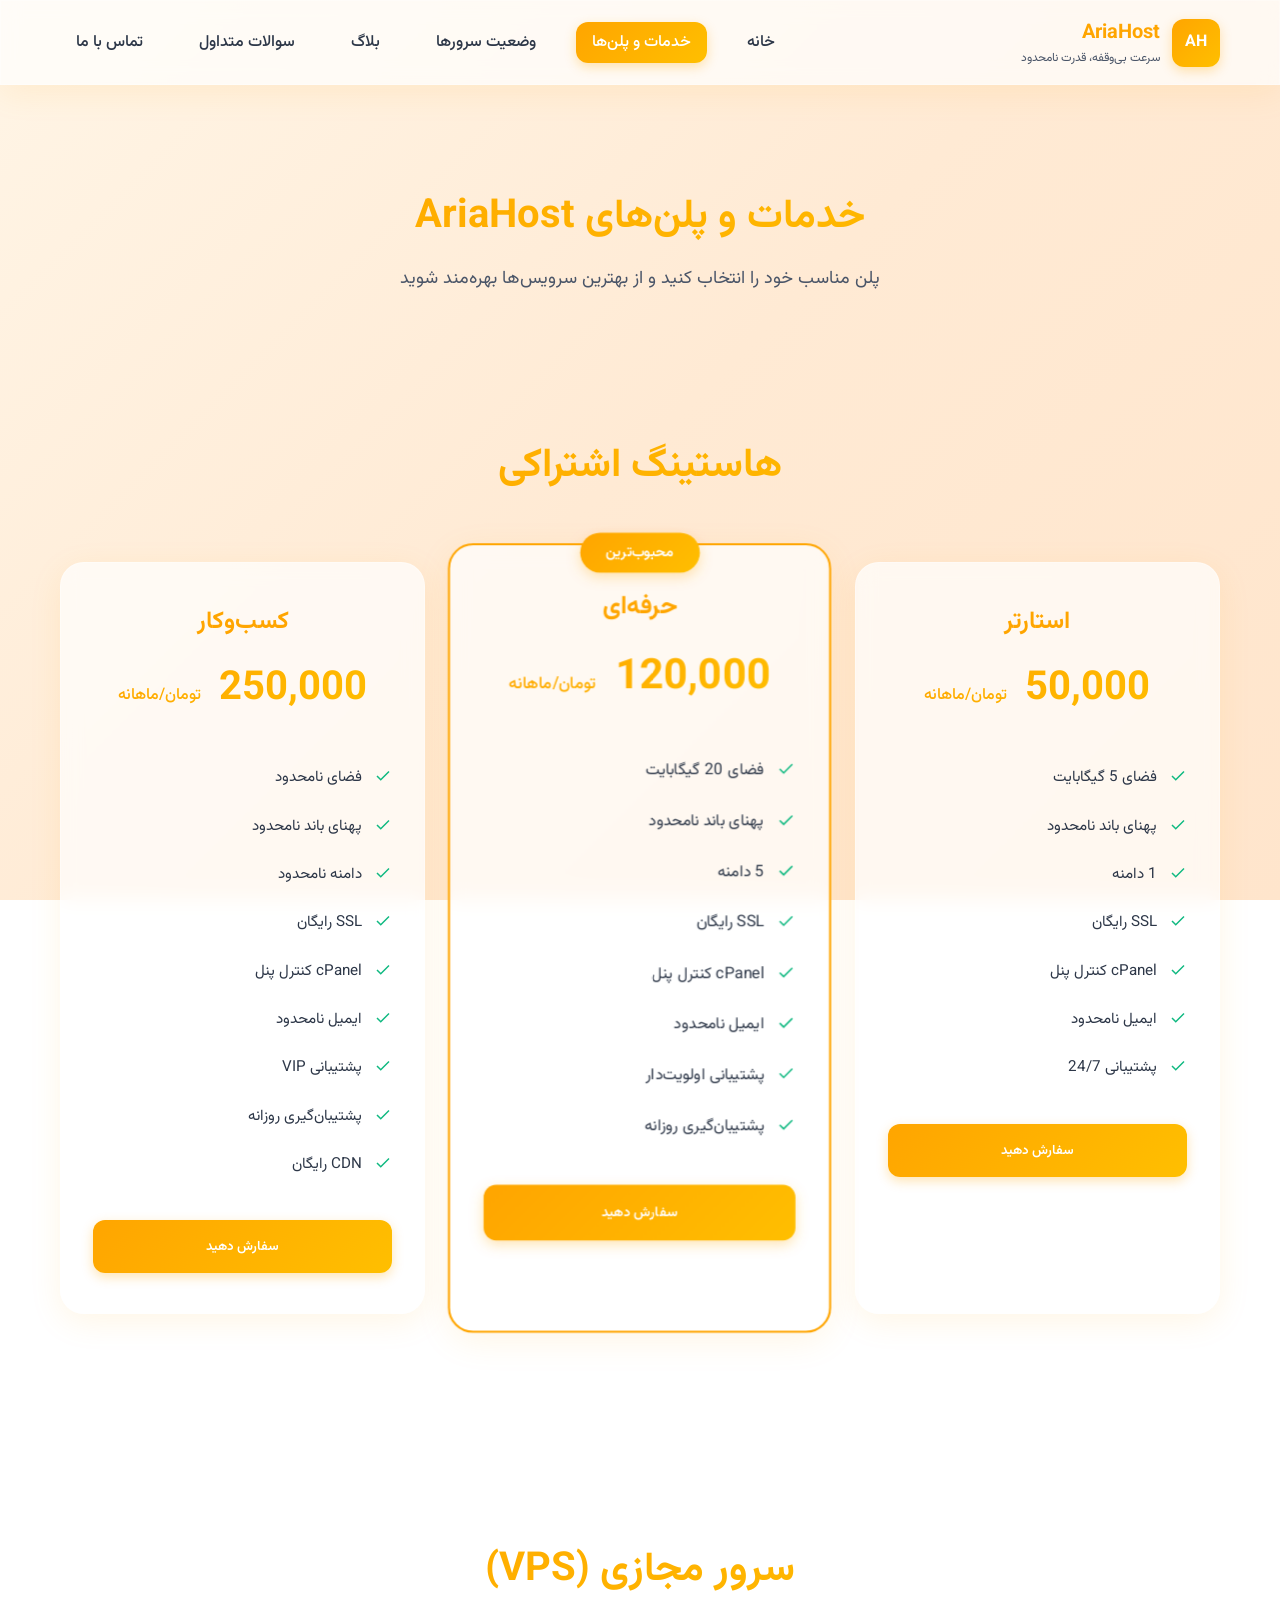
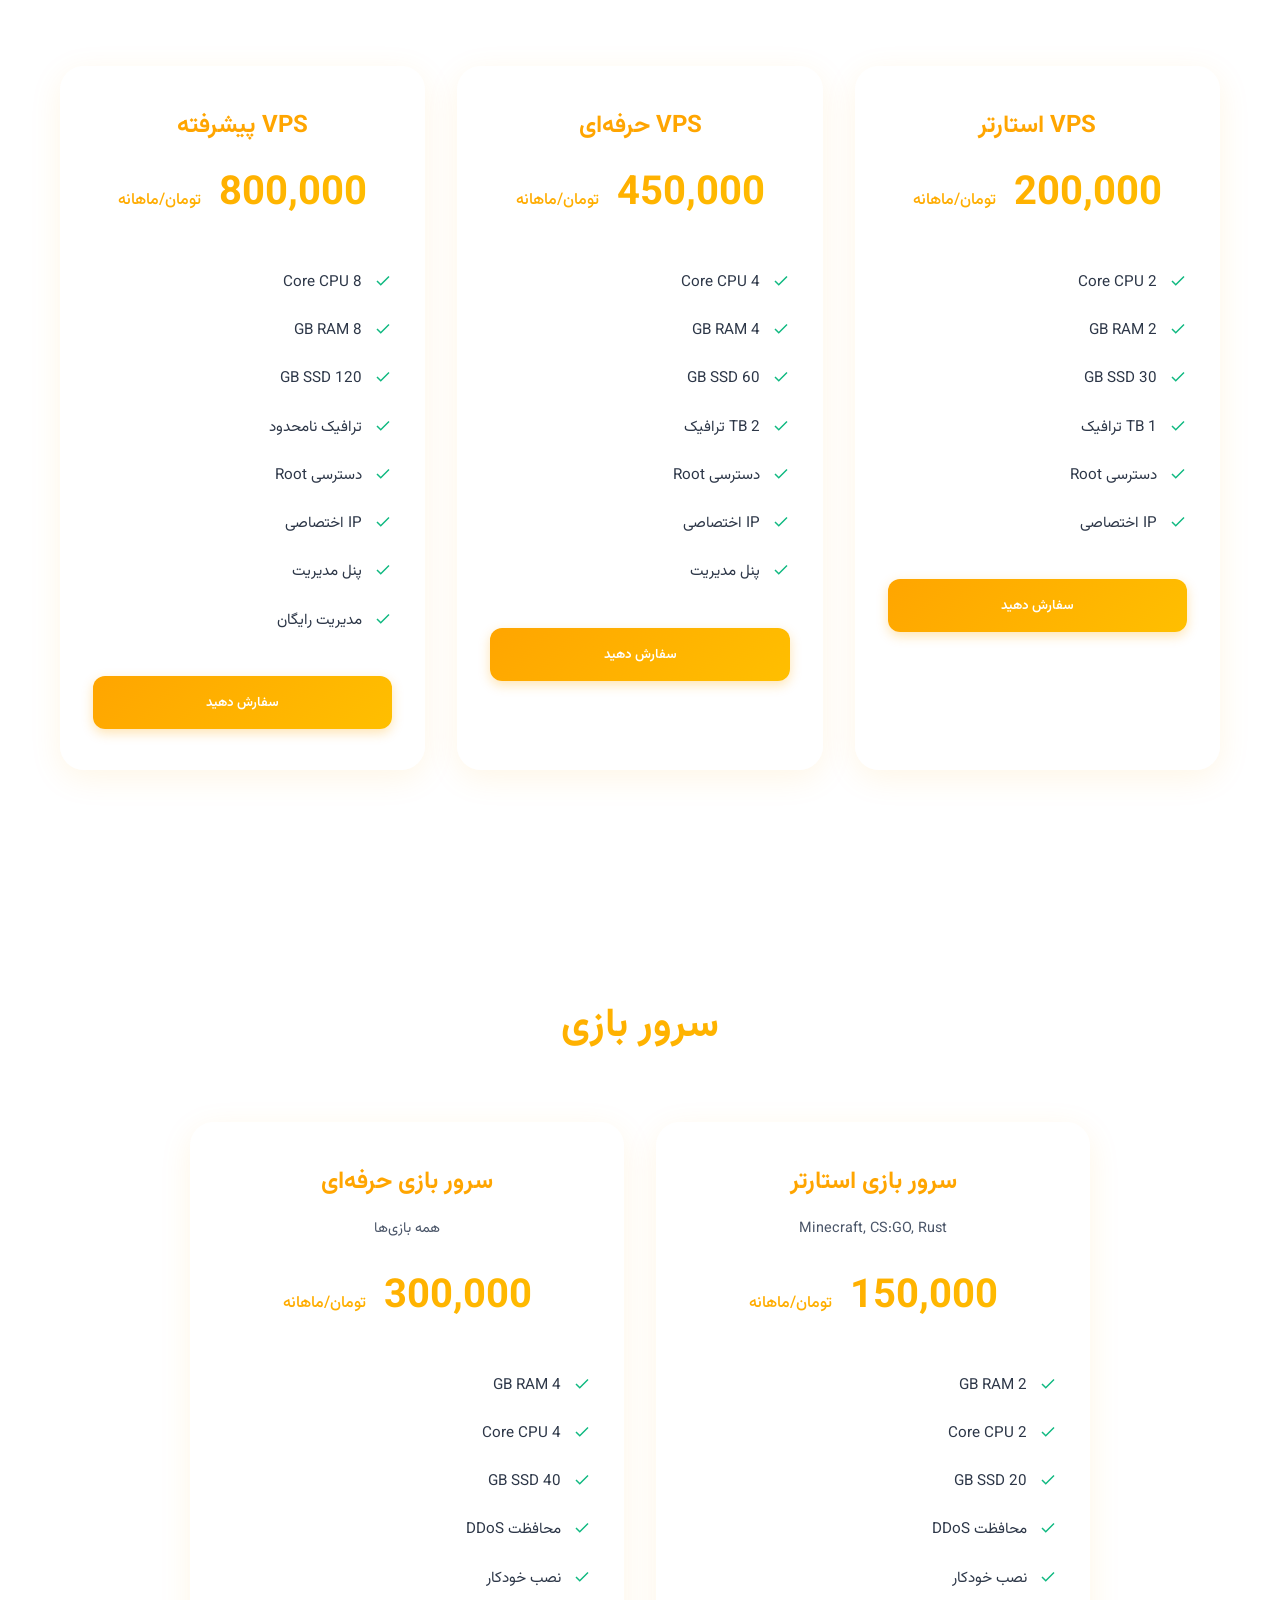
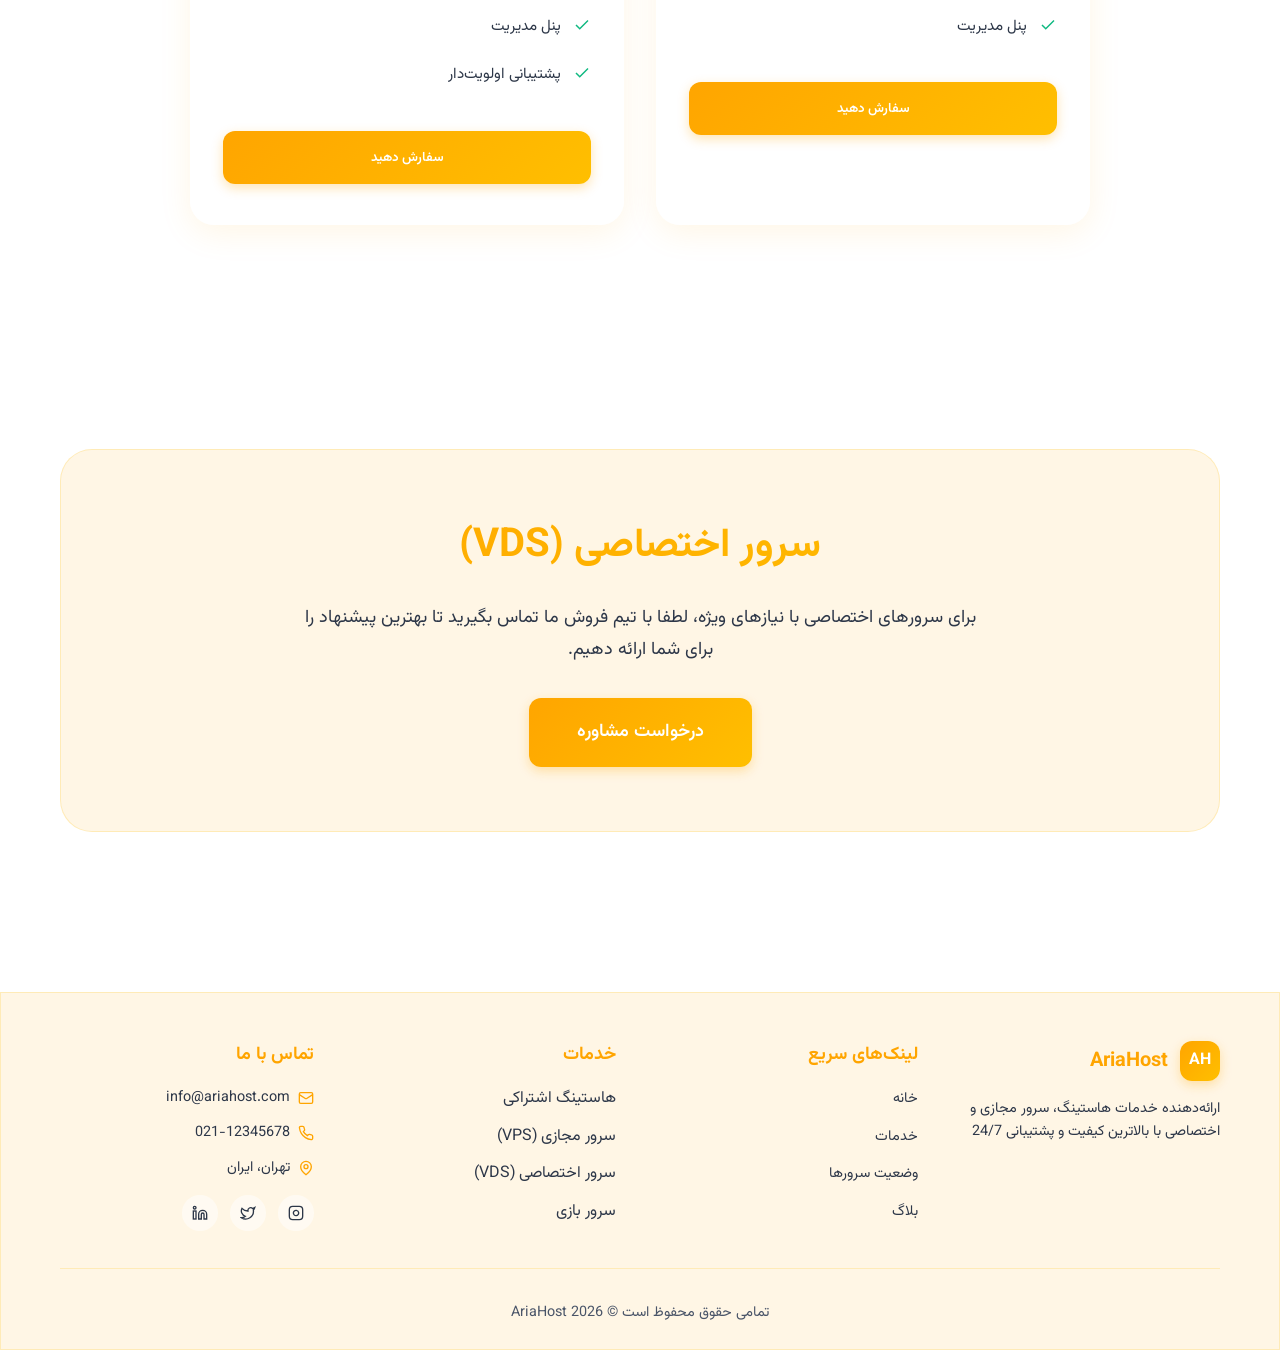
<file: services.html>
<!DOCTYPE html>
<html lang="fa" dir="rtl">
<head>
    <meta charset="UTF-8">
    <meta name="viewport" content="width=device-width, initial-scale=1.0">
    <meta name="description" content="پلن‌های هاستینگ، VPS، VDS و سرور بازی AriaHost">
    <title>خدمات و پلن‌ها - AriaHost</title>
    <link rel="stylesheet" href="styles/main.css">
    <link rel="stylesheet" href="styles/services.css">
    <link href="https://fonts.googleapis.com/css2?family=Vazirmatn:wght@300;400;500;600;700&display=swap" rel="stylesheet">
</head>
<body>
    <!-- Header -->
    <header class="header glass" id="header">
        <nav class="container">
            <div class="nav-wrapper">
                <a href="index.html" class="logo">
                    <div class="logo-icon">AH</div>
                    <div class="logo-text">
                        <div class="brand-name">AriaHost</div>
                        <div class="brand-slogan">سرعت بی‌وقفه، قدرت نامحدود</div>
                    </div>
                </a>

                <div class="nav-menu" id="navMenu">
                    <a href="index.html" class="nav-link">خانه</a>
                    <a href="services.html" class="nav-link active">خدمات و پلن‌ها</a>
                    <a href="status.html" class="nav-link">وضعیت سرورها</a>
                    <a href="blog.html" class="nav-link">بلاگ</a>
                    <a href="faq.html" class="nav-link">سوالات متداول</a>
                    <a href="contact.html" class="nav-link">تماس با ما</a>
                </div>

                <button class="menu-toggle" id="menuToggle">
                    <span></span>
                    <span></span>
                    <span></span>
                </button>
            </div>
        </nav>
    </header>

    <!-- Page Header -->
    <section class="page-header">
        <div class="container">
            <h1 class="gradient-text fade-in">خدمات و پلن‌های AriaHost</h1>
            <p class="fade-in">پلن مناسب خود را انتخاب کنید و از بهترین سرویس‌ها بهره‌مند شوید</p>
        </div>
    </section>

    <!-- Hosting Plans -->
    <section class="section">
        <div class="container">
            <div class="section-header">
                <h2 class="gradient-text">هاستینگ اشتراکی</h2>
            </div>

            <div class="plans-grid">
                <div class="plan-card glass glass-hover">
                    <h3>استارتر</h3>
                    <div class="plan-price gradient-text">50,000 <span>تومان/ماهانه</span></div>
                    <ul class="plan-features">
                        <li>
                            <svg width="18" height="18" viewBox="0 0 24 24" fill="none" stroke="currentColor" stroke-width="2">
                                <polyline points="20 6 9 17 4 12"></polyline>
                            </svg>
                            فضای 5 گیگابایت
                        </li>
                        <li>
                            <svg width="18" height="18" viewBox="0 0 24 24" fill="none" stroke="currentColor" stroke-width="2">
                                <polyline points="20 6 9 17 4 12"></polyline>
                            </svg>
                            پهنای باند نامحدود
                        </li>
                        <li>
                            <svg width="18" height="18" viewBox="0 0 24 24" fill="none" stroke="currentColor" stroke-width="2">
                                <polyline points="20 6 9 17 4 12"></polyline>
                            </svg>
                            1 دامنه
                        </li>
                        <li>
                            <svg width="18" height="18" viewBox="0 0 24 24" fill="none" stroke="currentColor" stroke-width="2">
                                <polyline points="20 6 9 17 4 12"></polyline>
                            </svg>
                            SSL رایگان
                        </li>
                        <li>
                            <svg width="18" height="18" viewBox="0 0 24 24" fill="none" stroke="currentColor" stroke-width="2">
                                <polyline points="20 6 9 17 4 12"></polyline>
                            </svg>
                            cPanel کنترل پنل
                        </li>
                        <li>
                            <svg width="18" height="18" viewBox="0 0 24 24" fill="none" stroke="currentColor" stroke-width="2">
                                <polyline points="20 6 9 17 4 12"></polyline>
                            </svg>
                            ایمیل نامحدود
                        </li>
                        <li>
                            <svg width="18" height="18" viewBox="0 0 24 24" fill="none" stroke="currentColor" stroke-width="2">
                                <polyline points="20 6 9 17 4 12"></polyline>
                            </svg>
                            پشتیبانی 24/7
                        </li>
                    </ul>
                    <button class="btn btn-primary btn-block">سفارش دهید</button>
                </div>

                <div class="plan-card glass glass-hover popular">
                    <div class="popular-badge">محبوب‌ترین</div>
                    <h3>حرفه‌ای</h3>
                    <div class="plan-price gradient-text">120,000 <span>تومان/ماهانه</span></div>
                    <ul class="plan-features">
                        <li>
                            <svg width="18" height="18" viewBox="0 0 24 24" fill="none" stroke="currentColor" stroke-width="2">
                                <polyline points="20 6 9 17 4 12"></polyline>
                            </svg>
                            فضای 20 گیگابایت
                        </li>
                        <li>
                            <svg width="18" height="18" viewBox="0 0 24 24" fill="none" stroke="currentColor" stroke-width="2">
                                <polyline points="20 6 9 17 4 12"></polyline>
                            </svg>
                            پهنای باند نامحدود
                        </li>
                        <li>
                            <svg width="18" height="18" viewBox="0 0 24 24" fill="none" stroke="currentColor" stroke-width="2">
                                <polyline points="20 6 9 17 4 12"></polyline>
                            </svg>
                            5 دامنه
                        </li>
                        <li>
                            <svg width="18" height="18" viewBox="0 0 24 24" fill="none" stroke="currentColor" stroke-width="2">
                                <polyline points="20 6 9 17 4 12"></polyline>
                            </svg>
                            SSL رایگان
                        </li>
                        <li>
                            <svg width="18" height="18" viewBox="0 0 24 24" fill="none" stroke="currentColor" stroke-width="2">
                                <polyline points="20 6 9 17 4 12"></polyline>
                            </svg>
                            cPanel کنترل پنل
                        </li>
                        <li>
                            <svg width="18" height="18" viewBox="0 0 24 24" fill="none" stroke="currentColor" stroke-width="2">
                                <polyline points="20 6 9 17 4 12"></polyline>
                            </svg>
                            ایمیل نامحدود
                        </li>
                        <li>
                            <svg width="18" height="18" viewBox="0 0 24 24" fill="none" stroke="currentColor" stroke-width="2">
                                <polyline points="20 6 9 17 4 12"></polyline>
                            </svg>
                            پشتیبانی اولویت‌دار
                        </li>
                        <li>
                            <svg width="18" height="18" viewBox="0 0 24 24" fill="none" stroke="currentColor" stroke-width="2">
                                <polyline points="20 6 9 17 4 12"></polyline>
                            </svg>
                            پشتیبان‌گیری روزانه
                        </li>
                    </ul>
                    <button class="btn btn-primary btn-block">سفارش دهید</button>
                </div>

                <div class="plan-card glass glass-hover">
                    <h3>کسب‌وکار</h3>
                    <div class="plan-price gradient-text">250,000 <span>تومان/ماهانه</span></div>
                    <ul class="plan-features">
                        <li>
                            <svg width="18" height="18" viewBox="0 0 24 24" fill="none" stroke="currentColor" stroke-width="2">
                                <polyline points="20 6 9 17 4 12"></polyline>
                            </svg>
                            فضای نامحدود
                        </li>
                        <li>
                            <svg width="18" height="18" viewBox="0 0 24 24" fill="none" stroke="currentColor" stroke-width="2">
                                <polyline points="20 6 9 17 4 12"></polyline>
                            </svg>
                            پهنای باند نامحدود
                        </li>
                        <li>
                            <svg width="18" height="18" viewBox="0 0 24 24" fill="none" stroke="currentColor" stroke-width="2">
                                <polyline points="20 6 9 17 4 12"></polyline>
                            </svg>
                            دامنه نامحدود
                        </li>
                        <li>
                            <svg width="18" height="18" viewBox="0 0 24 24" fill="none" stroke="currentColor" stroke-width="2">
                                <polyline points="20 6 9 17 4 12"></polyline>
                            </svg>
                            SSL رایگان
                        </li>
                        <li>
                            <svg width="18" height="18" viewBox="0 0 24 24" fill="none" stroke="currentColor" stroke-width="2">
                                <polyline points="20 6 9 17 4 12"></polyline>
                            </svg>
                            cPanel کنترل پنل
                        </li>
                        <li>
                            <svg width="18" height="18" viewBox="0 0 24 24" fill="none" stroke="currentColor" stroke-width="2">
                                <polyline points="20 6 9 17 4 12"></polyline>
                            </svg>
                            ایمیل نامحدود
                        </li>
                        <li>
                            <svg width="18" height="18" viewBox="0 0 24 24" fill="none" stroke="currentColor" stroke-width="2">
                                <polyline points="20 6 9 17 4 12"></polyline>
                            </svg>
                            پشتیبانی VIP
                        </li>
                        <li>
                            <svg width="18" height="18" viewBox="0 0 24 24" fill="none" stroke="currentColor" stroke-width="2">
                                <polyline points="20 6 9 17 4 12"></polyline>
                            </svg>
                            پشتیبان‌گیری روزانه
                        </li>
                        <li>
                            <svg width="18" height="18" viewBox="0 0 24 24" fill="none" stroke="currentColor" stroke-width="2">
                                <polyline points="20 6 9 17 4 12"></polyline>
                            </svg>
                            CDN رایگان
                        </li>
                    </ul>
                    <button class="btn btn-primary btn-block">سفارش دهید</button>
                </div>
            </div>
        </div>
    </section>

    <!-- VPS Plans -->
    <section class="section">
        <div class="container">
            <div class="section-header">
                <h2 class="gradient-text">سرور مجازی (VPS)</h2>
            </div>

            <div class="plans-grid">
                <div class="plan-card glass glass-hover">
                    <h3>VPS استارتر</h3>
                    <div class="plan-price gradient-text">200,000 <span>تومان/ماهانه</span></div>
                    <ul class="plan-features">
                        <li>
                            <svg width="18" height="18" viewBox="0 0 24 24" fill="none" stroke="currentColor" stroke-width="2">
                                <polyline points="20 6 9 17 4 12"></polyline>
                            </svg>
                            2 Core CPU
                        </li>
                        <li>
                            <svg width="18" height="18" viewBox="0 0 24 24" fill="none" stroke="currentColor" stroke-width="2">
                                <polyline points="20 6 9 17 4 12"></polyline>
                            </svg>
                            2 GB RAM
                        </li>
                        <li>
                            <svg width="18" height="18" viewBox="0 0 24 24" fill="none" stroke="currentColor" stroke-width="2">
                                <polyline points="20 6 9 17 4 12"></polyline>
                            </svg>
                            30 GB SSD
                        </li>
                        <li>
                            <svg width="18" height="18" viewBox="0 0 24 24" fill="none" stroke="currentColor" stroke-width="2">
                                <polyline points="20 6 9 17 4 12"></polyline>
                            </svg>
                            1 TB ترافیک
                        </li>
                        <li>
                            <svg width="18" height="18" viewBox="0 0 24 24" fill="none" stroke="currentColor" stroke-width="2">
                                <polyline points="20 6 9 17 4 12"></polyline>
                            </svg>
                            دسترسی Root
                        </li>
                        <li>
                            <svg width="18" height="18" viewBox="0 0 24 24" fill="none" stroke="currentColor" stroke-width="2">
                                <polyline points="20 6 9 17 4 12"></polyline>
                            </svg>
                            IP اختصاصی
                        </li>
                    </ul>
                    <button class="btn btn-primary btn-block">سفارش دهید</button>
                </div>

                <div class="plan-card glass glass-hover">
                    <h3>VPS حرفه‌ای</h3>
                    <div class="plan-price gradient-text">450,000 <span>تومان/ماهانه</span></div>
                    <ul class="plan-features">
                        <li>
                            <svg width="18" height="18" viewBox="0 0 24 24" fill="none" stroke="currentColor" stroke-width="2">
                                <polyline points="20 6 9 17 4 12"></polyline>
                            </svg>
                            4 Core CPU
                        </li>
                        <li>
                            <svg width="18" height="18" viewBox="0 0 24 24" fill="none" stroke="currentColor" stroke-width="2">
                                <polyline points="20 6 9 17 4 12"></polyline>
                            </svg>
                            4 GB RAM
                        </li>
                        <li>
                            <svg width="18" height="18" viewBox="0 0 24 24" fill="none" stroke="currentColor" stroke-width="2">
                                <polyline points="20 6 9 17 4 12"></polyline>
                            </svg>
                            60 GB SSD
                        </li>
                        <li>
                            <svg width="18" height="18" viewBox="0 0 24 24" fill="none" stroke="currentColor" stroke-width="2">
                                <polyline points="20 6 9 17 4 12"></polyline>
                            </svg>
                            2 TB ترافیک
                        </li>
                        <li>
                            <svg width="18" height="18" viewBox="0 0 24 24" fill="none" stroke="currentColor" stroke-width="2">
                                <polyline points="20 6 9 17 4 12"></polyline>
                            </svg>
                            دسترسی Root
                        </li>
                        <li>
                            <svg width="18" height="18" viewBox="0 0 24 24" fill="none" stroke="currentColor" stroke-width="2">
                                <polyline points="20 6 9 17 4 12"></polyline>
                            </svg>
                            IP اختصاصی
                        </li>
                        <li>
                            <svg width="18" height="18" viewBox="0 0 24 24" fill="none" stroke="currentColor" stroke-width="2">
                                <polyline points="20 6 9 17 4 12"></polyline>
                            </svg>
                            پنل مدیریت
                        </li>
                    </ul>
                    <button class="btn btn-primary btn-block">سفارش دهید</button>
                </div>

                <div class="plan-card glass glass-hover">
                    <h3>VPS پیشرفته</h3>
                    <div class="plan-price gradient-text">800,000 <span>تومان/ماهانه</span></div>
                    <ul class="plan-features">
                        <li>
                            <svg width="18" height="18" viewBox="0 0 24 24" fill="none" stroke="currentColor" stroke-width="2">
                                <polyline points="20 6 9 17 4 12"></polyline>
                            </svg>
                            8 Core CPU
                        </li>
                        <li>
                            <svg width="18" height="18" viewBox="0 0 24 24" fill="none" stroke="currentColor" stroke-width="2">
                                <polyline points="20 6 9 17 4 12"></polyline>
                            </svg>
                            8 GB RAM
                        </li>
                        <li>
                            <svg width="18" height="18" viewBox="0 0 24 24" fill="none" stroke="currentColor" stroke-width="2">
                                <polyline points="20 6 9 17 4 12"></polyline>
                            </svg>
                            120 GB SSD
                        </li>
                        <li>
                            <svg width="18" height="18" viewBox="0 0 24 24" fill="none" stroke="currentColor" stroke-width="2">
                                <polyline points="20 6 9 17 4 12"></polyline>
                            </svg>
                            ترافیک نامحدود
                        </li>
                        <li>
                            <svg width="18" height="18" viewBox="0 0 24 24" fill="none" stroke="currentColor" stroke-width="2">
                                <polyline points="20 6 9 17 4 12"></polyline>
                            </svg>
                            دسترسی Root
                        </li>
                        <li>
                            <svg width="18" height="18" viewBox="0 0 24 24" fill="none" stroke="currentColor" stroke-width="2">
                                <polyline points="20 6 9 17 4 12"></polyline>
                            </svg>
                            IP اختصاصی
                        </li>
                        <li>
                            <svg width="18" height="18" viewBox="0 0 24 24" fill="none" stroke="currentColor" stroke-width="2">
                                <polyline points="20 6 9 17 4 12"></polyline>
                            </svg>
                            پنل مدیریت
                        </li>
                        <li>
                            <svg width="18" height="18" viewBox="0 0 24 24" fill="none" stroke="currentColor" stroke-width="2">
                                <polyline points="20 6 9 17 4 12"></polyline>
                            </svg>
                            مدیریت رایگان
                        </li>
                    </ul>
                    <button class="btn btn-primary btn-block">سفارش دهید</button>
                </div>
            </div>
        </div>
    </section>

    <!-- Game Servers -->
    <section class="section">
        <div class="container">
            <div class="section-header">
                <h2 class="gradient-text">سرور بازی</h2>
            </div>

            <div class="plans-grid-2">
                <div class="plan-card glass glass-hover">
                    <h3>سرور بازی استارتر</h3>
                    <p class="game-types">Minecraft, CS:GO, Rust</p>
                    <div class="plan-price gradient-text">150,000 <span>تومان/ماهانه</span></div>
                    <ul class="plan-features">
                        <li>
                            <svg width="18" height="18" viewBox="0 0 24 24" fill="none" stroke="currentColor" stroke-width="2">
                                <polyline points="20 6 9 17 4 12"></polyline>
                            </svg>
                            2 GB RAM
                        </li>
                        <li>
                            <svg width="18" height="18" viewBox="0 0 24 24" fill="none" stroke="currentColor" stroke-width="2">
                                <polyline points="20 6 9 17 4 12"></polyline>
                            </svg>
                            2 Core CPU
                        </li>
                        <li>
                            <svg width="18" height="18" viewBox="0 0 24 24" fill="none" stroke="currentColor" stroke-width="2">
                                <polyline points="20 6 9 17 4 12"></polyline>
                            </svg>
                            20 GB SSD
                        </li>
                        <li>
                            <svg width="18" height="18" viewBox="0 0 24 24" fill="none" stroke="currentColor" stroke-width="2">
                                <polyline points="20 6 9 17 4 12"></polyline>
                            </svg>
                            محافظت DDoS
                        </li>
                        <li>
                            <svg width="18" height="18" viewBox="0 0 24 24" fill="none" stroke="currentColor" stroke-width="2">
                                <polyline points="20 6 9 17 4 12"></polyline>
                            </svg>
                            نصب خودکار
                        </li>
                        <li>
                            <svg width="18" height="18" viewBox="0 0 24 24" fill="none" stroke="currentColor" stroke-width="2">
                                <polyline points="20 6 9 17 4 12"></polyline>
                            </svg>
                            پنل مدیریت
                        </li>
                    </ul>
                    <button class="btn btn-primary btn-block">سفارش دهید</button>
                </div>

                <div class="plan-card glass glass-hover">
                    <h3>سرور بازی حرفه‌ای</h3>
                    <p class="game-types">همه بازی‌ها</p>
                    <div class="plan-price gradient-text">300,000 <span>تومان/ماهانه</span></div>
                    <ul class="plan-features">
                        <li>
                            <svg width="18" height="18" viewBox="0 0 24 24" fill="none" stroke="currentColor" stroke-width="2">
                                <polyline points="20 6 9 17 4 12"></polyline>
                            </svg>
                            4 GB RAM
                        </li>
                        <li>
                            <svg width="18" height="18" viewBox="0 0 24 24" fill="none" stroke="currentColor" stroke-width="2">
                                <polyline points="20 6 9 17 4 12"></polyline>
                            </svg>
                            4 Core CPU
                        </li>
                        <li>
                            <svg width="18" height="18" viewBox="0 0 24 24" fill="none" stroke="currentColor" stroke-width="2">
                                <polyline points="20 6 9 17 4 12"></polyline>
                            </svg>
                            40 GB SSD
                        </li>
                        <li>
                            <svg width="18" height="18" viewBox="0 0 24 24" fill="none" stroke="currentColor" stroke-width="2">
                                <polyline points="20 6 9 17 4 12"></polyline>
                            </svg>
                            محافظت DDoS
                        </li>
                        <li>
                            <svg width="18" height="18" viewBox="0 0 24 24" fill="none" stroke="currentColor" stroke-width="2">
                                <polyline points="20 6 9 17 4 12"></polyline>
                            </svg>
                            نصب خودکار
                        </li>
                        <li>
                            <svg width="18" height="18" viewBox="0 0 24 24" fill="none" stroke="currentColor" stroke-width="2">
                                <polyline points="20 6 9 17 4 12"></polyline>
                            </svg>
                            پنل مدیریت
                        </li>
                        <li>
                            <svg width="18" height="18" viewBox="0 0 24 24" fill="none" stroke="currentColor" stroke-width="2">
                                <polyline points="20 6 9 17 4 12"></polyline>
                            </svg>
                            پشتیبانی اولویت‌دار
                        </li>
                    </ul>
                    <button class="btn btn-primary btn-block">سفارش دهید</button>
                </div>
            </div>
        </div>
    </section>

    <!-- VDS Section -->
    <section class="section">
        <div class="container">
            <div class="vds-box glass-dark">
                <h2 class="gradient-text">سرور اختصاصی (VDS)</h2>
                <p>برای سرورهای اختصاصی با نیازهای ویژه، لطفا با تیم فروش ما تماس بگیرید تا بهترین پیشنهاد را برای شما ارائه دهیم.</p>
                <a href="contact.html" class="btn btn-primary btn-large">درخواست مشاوره</a>
            </div>
        </div>
    </section>

    <!-- Footer -->
    <footer class="footer glass-dark">
        <div class="container">
            <div class="footer-grid">
                <div class="footer-col">
                    <div class="footer-logo">
                        <div class="logo-icon">AH</div>
                        <div class="brand-name">AriaHost</div>
                    </div>
                    <p>ارائه‌دهنده خدمات هاستینگ، سرور مجازی و اختصاصی با بالاترین کیفیت و پشتیبانی 24/7</p>
                </div>

                <div class="footer-col">
                    <h4>لینک‌های سریع</h4>
                    <ul>
                        <li><a href="index.html">خانه</a></li>
                        <li><a href="services.html">خدمات</a></li>
                        <li><a href="status.html">وضعیت سرورها</a></li>
                        <li><a href="blog.html">بلاگ</a></li>
                    </ul>
                </div>

                <div class="footer-col">
                    <h4>خدمات</h4>
                    <ul>
                        <li>هاستینگ اشتراکی</li>
                        <li>سرور مجازی (VPS)</li>
                        <li>سرور اختصاصی (VDS)</li>
                        <li>سرور بازی</li>
                    </ul>
                </div>

                <div class="footer-col">
                    <h4>تماس با ما</h4>
                    <ul class="contact-list">
                        <li>
                            <svg width="16" height="16" viewBox="0 0 24 24" fill="none" stroke="currentColor" stroke-width="2">
                                <rect width="20" height="16" x="2" y="4" rx="2"></rect>
                                <path d="m22 7-8.97 5.7a1.94 1.94 0 0 1-2.06 0L2 7"></path>
                            </svg>
                            info@ariahost.com
                        </li>
                        <li>
                            <svg width="16" height="16" viewBox="0 0 24 24" fill="none" stroke="currentColor" stroke-width="2">
                                <path d="M22 16.92v3a2 2 0 0 1-2.18 2 19.79 19.79 0 0 1-8.63-3.07 19.5 19.5 0 0 1-6-6 19.79 19.79 0 0 1-3.07-8.67A2 2 0 0 1 4.11 2h3a2 2 0 0 1 2 1.72 12.84 12.84 0 0 0 .7 2.81 2 2 0 0 1-.45 2.11L8.09 9.91a16 16 0 0 0 6 6l1.27-1.27a2 2 0 0 1 2.11-.45 12.84 12.84 0 0 0 2.81.7A2 2 0 0 1 22 16.92z"></path>
                            </svg>
                            021-12345678
                        </li>
                        <li>
                            <svg width="16" height="16" viewBox="0 0 24 24" fill="none" stroke="currentColor" stroke-width="2">
                                <path d="M20 10c0 6-8 12-8 12s-8-6-8-12a8 8 0 0 1 16 0Z"></path>
                                <circle cx="12" cy="10" r="3"></circle>
                            </svg>
                            تهران، ایران
                        </li>
                    </ul>
                    <div class="social-links">
                        <a href="#" class="social-link">
                            <svg width="16" height="16" viewBox="0 0 24 24" fill="none" stroke="currentColor" stroke-width="2">
                                <rect width="20" height="20" x="2" y="2" rx="5" ry="5"></rect>
                                <path d="M16 11.37A4 4 0 1 1 12.63 8 4 4 0 0 1 16 11.37z"></path>
                                <line x1="17.5" x2="17.51" y1="6.5" y2="6.5"></line>
                            </svg>
                        </a>
                        <a href="#" class="social-link">
                            <svg width="16" height="16" viewBox="0 0 24 24" fill="none" stroke="currentColor" stroke-width="2">
                                <path d="M22 4s-.7 2.1-2 3.4c1.6 10-9.4 17.3-18 11.6 2.2.1 4.4-.6 6-2C3 15.5.5 9.6 3 5c2.2 2.6 5.6 4.1 9 4-.9-4.2 4-6.6 7-3.8 1.1 0 3-1.2 3-1.2z"></path>
                            </svg>
                        </a>
                        <a href="#" class="social-link">
                            <svg width="16" height="16" viewBox="0 0 24 24" fill="none" stroke="currentColor" stroke-width="2">
                                <path d="M16 8a6 6 0 0 1 6 6v7h-4v-7a2 2 0 0 0-2-2 2 2 0 0 0-2 2v7h-4v-7a6 6 0 0 1 6-6z"></path>
                                <rect width="4" height="12" x="2" y="9"></rect>
                                <circle cx="4" cy="4" r="2"></circle>
                            </svg>
                        </a>
                    </div>
                </div>
            </div>

            <div class="footer-bottom">
                <p>تمامی حقوق محفوظ است © <span id="currentYear"></span> AriaHost</p>
            </div>
        </div>
    </footer>

    <script src="scripts/main.js"></script>
</body>
</html>
</file>
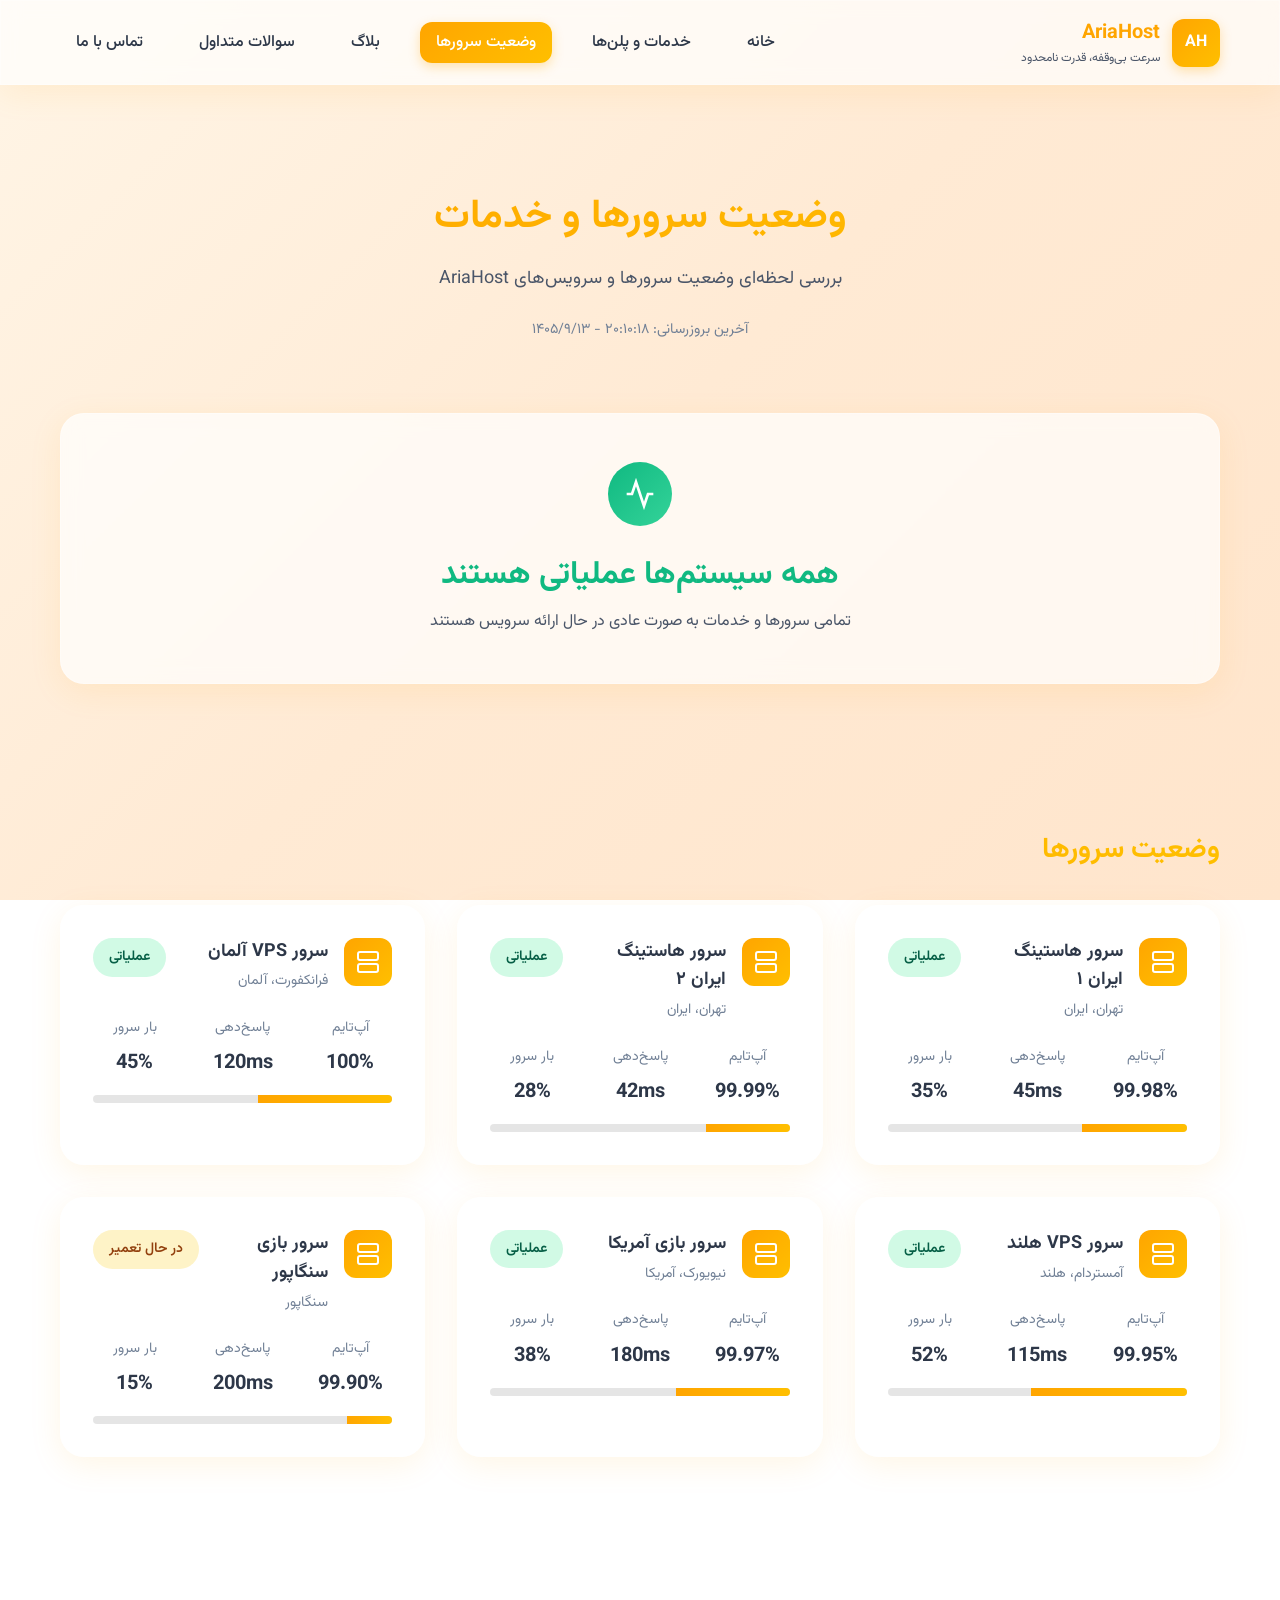
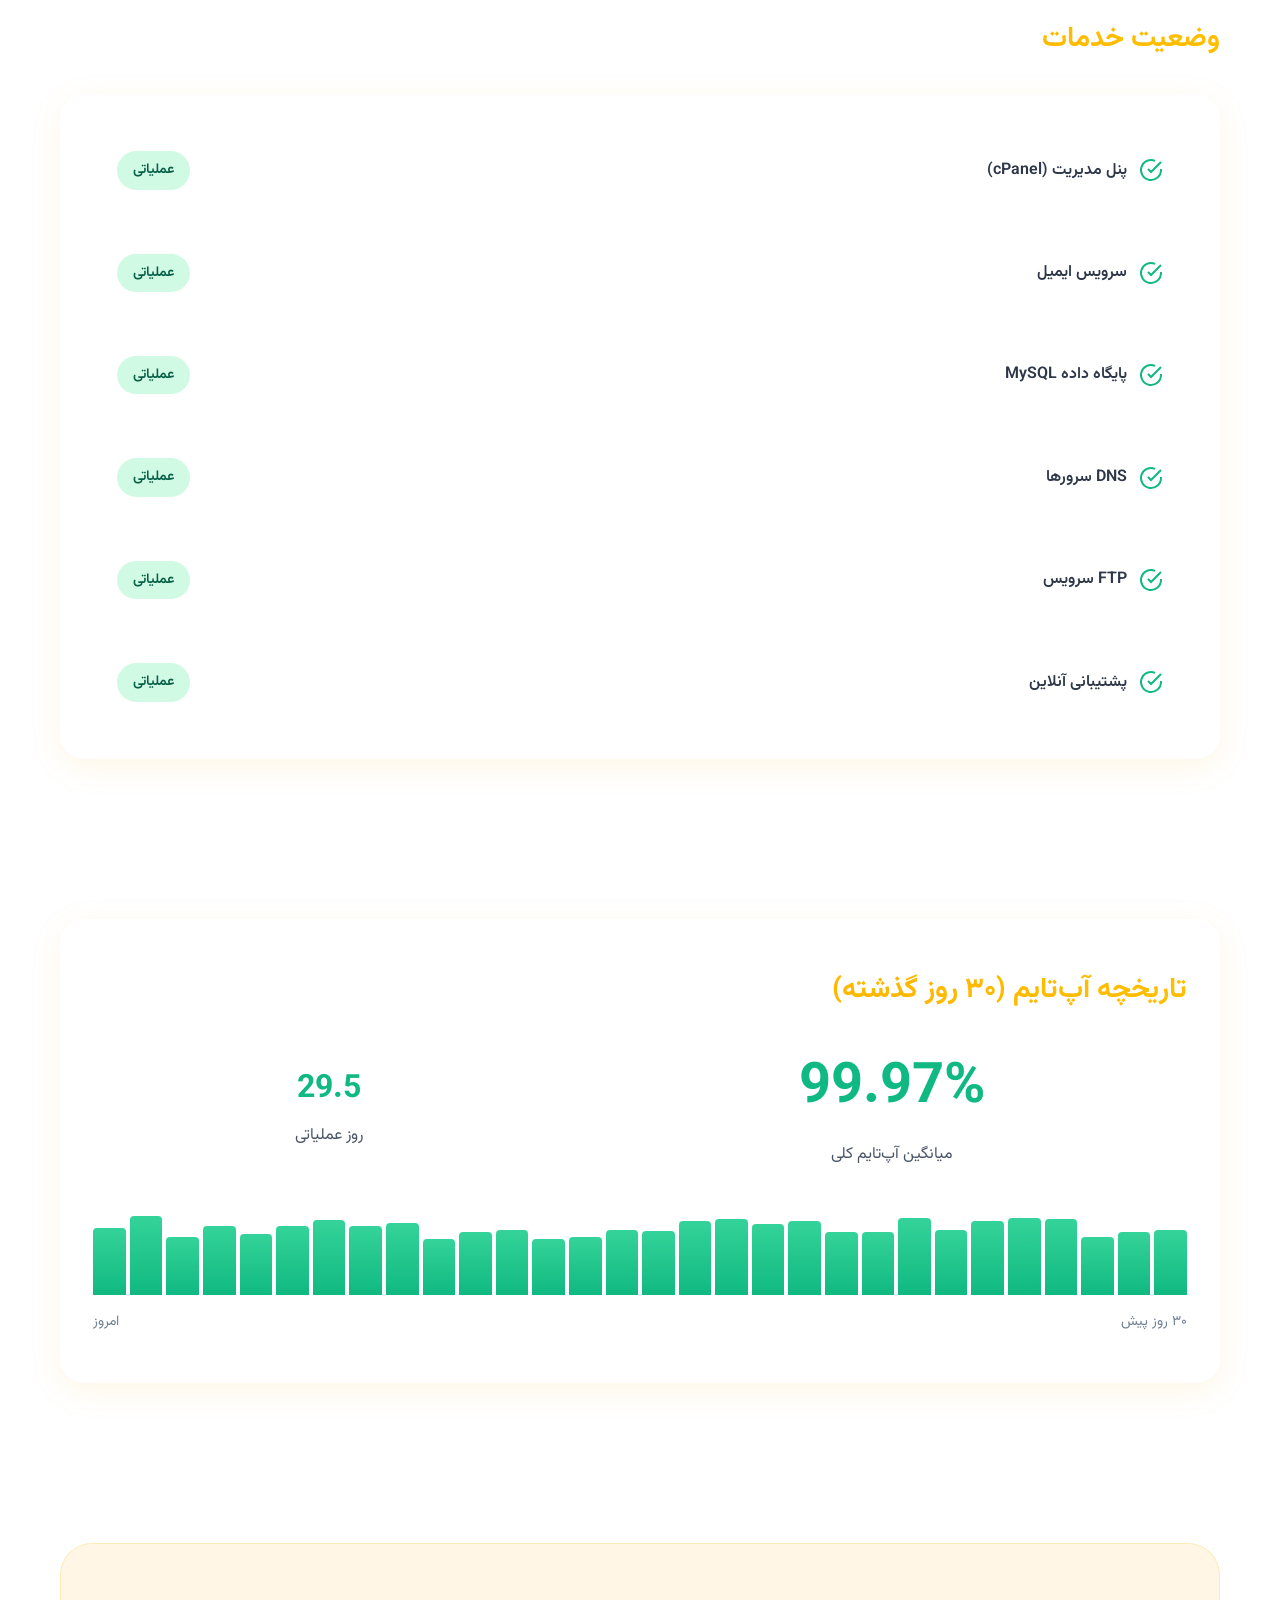
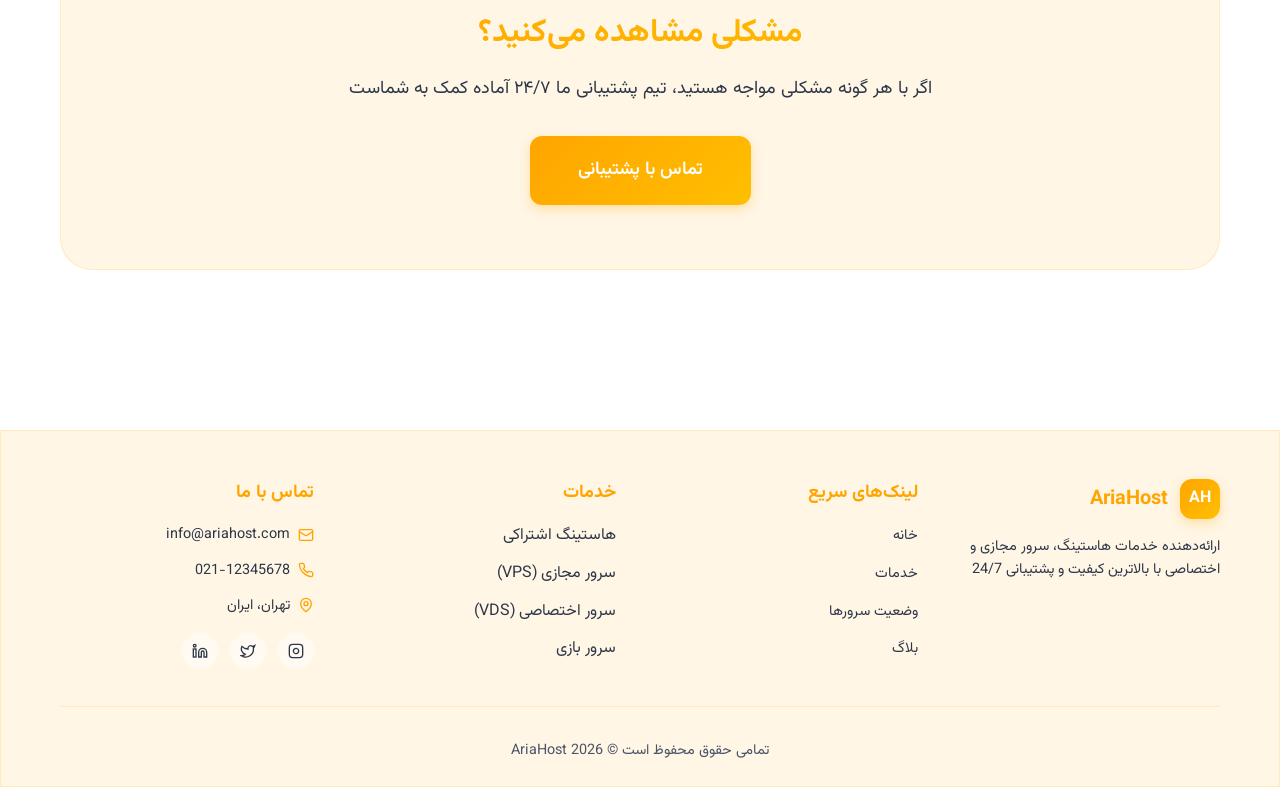
<file: status.html>
<!DOCTYPE html>
<html lang="fa" dir="rtl">
<head>
    <meta charset="UTF-8">
    <meta name="viewport" content="width=device-width, initial-scale=1.0">
    <meta name="description" content="وضعیت لحظه‌ای سرورها و خدمات AriaHost">
    <title>وضعیت سرورها - AriaHost</title>
    <link rel="stylesheet" href="styles/main.css">
    <link rel="stylesheet" href="styles/status.css">
    <link href="https://fonts.googleapis.com/css2?family=Vazirmatn:wght@300;400;500;600;700&display=swap" rel="stylesheet">
</head>
<body>
    <!-- Header -->
    <header class="header glass" id="header">
        <nav class="container">
            <div class="nav-wrapper">
                <a href="index.html" class="logo">
                    <div class="logo-icon">AH</div>
                    <div class="logo-text">
                        <div class="brand-name">AriaHost</div>
                        <div class="brand-slogan">سرعت بی‌وقفه، قدرت نامحدود</div>
                    </div>
                </a>

                <div class="nav-menu" id="navMenu">
                    <a href="index.html" class="nav-link">خانه</a>
                    <a href="services.html" class="nav-link">خدمات و پلن‌ها</a>
                    <a href="status.html" class="nav-link active">وضعیت سرورها</a>
                    <a href="blog.html" class="nav-link">بلاگ</a>
                    <a href="faq.html" class="nav-link">سوالات متداول</a>
                    <a href="contact.html" class="nav-link">تماس با ما</a>
                </div>

                <button class="menu-toggle" id="menuToggle">
                    <span></span>
                    <span></span>
                    <span></span>
                </button>
            </div>
        </nav>
    </header>

    <!-- Page Header -->
    <section class="page-header">
        <div class="container">
            <h1 class="gradient-text fade-in">وضعیت سرورها و خدمات</h1>
            <p class="fade-in">بررسی لحظه‌ای وضعیت سرورها و سرویس‌های AriaHost</p>
            <div class="last-update">
                آخرین بروزرسانی: <span id="currentTime"></span>
            </div>
        </div>
    </section>

    <!-- Overall Status -->
    <section class="overall-status section">
        <div class="container">
            <div class="status-box glass">
                <div class="status-icon operational">
                    <svg width="32" height="32" viewBox="0 0 24 24" fill="none" stroke="currentColor" stroke-width="2">
                        <polyline points="22 12 18 12 15 21 9 3 6 12 2 12"></polyline>
                    </svg>
                </div>
                <h2 class="operational-text">همه سیستم‌ها عملیاتی هستند</h2>
                <p>تمامی سرورها و خدمات به صورت عادی در حال ارائه سرویس هستند</p>
            </div>
        </div>
    </section>

    <!-- Servers Status -->
    <section class="section">
        <div class="container">
            <h2 class="section-title gradient-text">وضعیت سرورها</h2>
            <div class="servers-grid">
                <div class="server-card glass glass-hover">
                    <div class="server-header">
                        <div class="server-icon gradient-bg">
                            <svg width="24" height="24" viewBox="0 0 24 24" fill="none" stroke="currentColor" stroke-width="2">
                                <rect x="2" y="2" width="20" height="8" rx="2" ry="2"></rect>
                                <rect x="2" y="14" width="20" height="8" rx="2" ry="2"></rect>
                                <line x1="6" y1="6" x2="6.01" y2="6"></line>
                                <line x1="6" y1="18" x2="6.01" y2="18"></line>
                            </svg>
                        </div>
                        <div class="server-info">
                            <h3>سرور هاستینگ ایران ۱</h3>
                            <p>تهران، ایران</p>
                        </div>
                        <div class="status-badge operational">عملیاتی</div>
                    </div>
                    <div class="server-stats">
                        <div class="stat">
                            <div class="stat-label">آپ‌تایم</div>
                            <div class="stat-value operational-text">99.98%</div>
                        </div>
                        <div class="stat">
                            <div class="stat-label">پاسخ‌دهی</div>
                            <div class="stat-value">45ms</div>
                        </div>
                        <div class="stat">
                            <div class="stat-label">بار سرور</div>
                            <div class="stat-value">35%</div>
                        </div>
                    </div>
                    <div class="progress-bar">
                        <div class="progress-fill" style="width: 35%"></div>
                    </div>
                </div>

                <div class="server-card glass glass-hover">
                    <div class="server-header">
                        <div class="server-icon gradient-bg">
                            <svg width="24" height="24" viewBox="0 0 24 24" fill="none" stroke="currentColor" stroke-width="2">
                                <rect x="2" y="2" width="20" height="8" rx="2" ry="2"></rect>
                                <rect x="2" y="14" width="20" height="8" rx="2" ry="2"></rect>
                                <line x1="6" y1="6" x2="6.01" y2="6"></line>
                                <line x1="6" y1="18" x2="6.01" y2="18"></line>
                            </svg>
                        </div>
                        <div class="server-info">
                            <h3>سرور هاستینگ ایران ۲</h3>
                            <p>تهران، ایران</p>
                        </div>
                        <div class="status-badge operational">عملیاتی</div>
                    </div>
                    <div class="server-stats">
                        <div class="stat">
                            <div class="stat-label">آپ‌تایم</div>
                            <div class="stat-value operational-text">99.99%</div>
                        </div>
                        <div class="stat">
                            <div class="stat-label">پاسخ‌دهی</div>
                            <div class="stat-value">42ms</div>
                        </div>
                        <div class="stat">
                            <div class="stat-label">بار سرور</div>
                            <div class="stat-value">28%</div>
                        </div>
                    </div>
                    <div class="progress-bar">
                        <div class="progress-fill" style="width: 28%"></div>
                    </div>
                </div>

                <div class="server-card glass glass-hover">
                    <div class="server-header">
                        <div class="server-icon gradient-bg">
                            <svg width="24" height="24" viewBox="0 0 24 24" fill="none" stroke="currentColor" stroke-width="2">
                                <rect x="2" y="2" width="20" height="8" rx="2" ry="2"></rect>
                                <rect x="2" y="14" width="20" height="8" rx="2" ry="2"></rect>
                                <line x1="6" y1="6" x2="6.01" y2="6"></line>
                                <line x1="6" y1="18" x2="6.01" y2="18"></line>
                            </svg>
                        </div>
                        <div class="server-info">
                            <h3>سرور VPS آلمان</h3>
                            <p>فرانکفورت، آلمان</p>
                        </div>
                        <div class="status-badge operational">عملیاتی</div>
                    </div>
                    <div class="server-stats">
                        <div class="stat">
                            <div class="stat-label">آپ‌تایم</div>
                            <div class="stat-value operational-text">100%</div>
                        </div>
                        <div class="stat">
                            <div class="stat-label">پاسخ‌دهی</div>
                            <div class="stat-value">120ms</div>
                        </div>
                        <div class="stat">
                            <div class="stat-label">بار سرور</div>
                            <div class="stat-value">45%</div>
                        </div>
                    </div>
                    <div class="progress-bar">
                        <div class="progress-fill" style="width: 45%"></div>
                    </div>
                </div>

                <div class="server-card glass glass-hover">
                    <div class="server-header">
                        <div class="server-icon gradient-bg">
                            <svg width="24" height="24" viewBox="0 0 24 24" fill="none" stroke="currentColor" stroke-width="2">
                                <rect x="2" y="2" width="20" height="8" rx="2" ry="2"></rect>
                                <rect x="2" y="14" width="20" height="8" rx="2" ry="2"></rect>
                                <line x1="6" y1="6" x2="6.01" y2="6"></line>
                                <line x1="6" y1="18" x2="6.01" y2="18"></line>
                            </svg>
                        </div>
                        <div class="server-info">
                            <h3>سرور VPS هلند</h3>
                            <p>آمستردام، هلند</p>
                        </div>
                        <div class="status-badge operational">عملیاتی</div>
                    </div>
                    <div class="server-stats">
                        <div class="stat">
                            <div class="stat-label">آپ‌تایم</div>
                            <div class="stat-value operational-text">99.95%</div>
                        </div>
                        <div class="stat">
                            <div class="stat-label">پاسخ‌دهی</div>
                            <div class="stat-value">115ms</div>
                        </div>
                        <div class="stat">
                            <div class="stat-label">بار سرور</div>
                            <div class="stat-value">52%</div>
                        </div>
                    </div>
                    <div class="progress-bar">
                        <div class="progress-fill" style="width: 52%"></div>
                    </div>
                </div>

                <div class="server-card glass glass-hover">
                    <div class="server-header">
                        <div class="server-icon gradient-bg">
                            <svg width="24" height="24" viewBox="0 0 24 24" fill="none" stroke="currentColor" stroke-width="2">
                                <rect x="2" y="2" width="20" height="8" rx="2" ry="2"></rect>
                                <rect x="2" y="14" width="20" height="8" rx="2" ry="2"></rect>
                                <line x1="6" y1="6" x2="6.01" y2="6"></line>
                                <line x1="6" y1="18" x2="6.01" y2="18"></line>
                            </svg>
                        </div>
                        <div class="server-info">
                            <h3>سرور بازی آمریکا</h3>
                            <p>نیویورک، آمریکا</p>
                        </div>
                        <div class="status-badge operational">عملیاتی</div>
                    </div>
                    <div class="server-stats">
                        <div class="stat">
                            <div class="stat-label">آپ‌تایم</div>
                            <div class="stat-value operational-text">99.97%</div>
                        </div>
                        <div class="stat">
                            <div class="stat-label">پاسخ‌دهی</div>
                            <div class="stat-value">180ms</div>
                        </div>
                        <div class="stat">
                            <div class="stat-label">بار سرور</div>
                            <div class="stat-value">38%</div>
                        </div>
                    </div>
                    <div class="progress-bar">
                        <div class="progress-fill" style="width: 38%"></div>
                    </div>
                </div>

                <div class="server-card glass glass-hover">
                    <div class="server-header">
                        <div class="server-icon gradient-bg">
                            <svg width="24" height="24" viewBox="0 0 24 24" fill="none" stroke="currentColor" stroke-width="2">
                                <rect x="2" y="2" width="20" height="8" rx="2" ry="2"></rect>
                                <rect x="2" y="14" width="20" height="8" rx="2" ry="2"></rect>
                                <line x1="6" y1="6" x2="6.01" y2="6"></line>
                                <line x1="6" y1="18" x2="6.01" y2="18"></line>
                            </svg>
                        </div>
                        <div class="server-info">
                            <h3>سرور بازی سنگاپور</h3>
                            <p>سنگاپور</p>
                        </div>
                        <div class="status-badge maintenance">در حال تعمیر</div>
                    </div>
                    <div class="server-stats">
                        <div class="stat">
                            <div class="stat-label">آپ‌تایم</div>
                            <div class="stat-value operational-text">99.90%</div>
                        </div>
                        <div class="stat">
                            <div class="stat-label">پاسخ‌دهی</div>
                            <div class="stat-value">200ms</div>
                        </div>
                        <div class="stat">
                            <div class="stat-label">بار سرور</div>
                            <div class="stat-value">15%</div>
                        </div>
                    </div>
                    <div class="progress-bar">
                        <div class="progress-fill" style="width: 15%"></div>
                    </div>
                </div>
            </div>
        </div>
    </section>

    <!-- Services Status -->
    <section class="section">
        <div class="container">
            <h2 class="section-title gradient-text">وضعیت خدمات</h2>
            <div class="services-list glass">
                <div class="service-item">
                    <div class="service-name">
                        <svg class="operational-icon" width="24" height="24" viewBox="0 0 24 24" fill="none" stroke="currentColor" stroke-width="2">
                            <path d="M22 11.08V12a10 10 0 1 1-5.93-9.14"></path>
                            <polyline points="22 4 12 14.01 9 11.01"></polyline>
                        </svg>
                        پنل مدیریت (cPanel)
                    </div>
                    <div class="status-badge operational">عملیاتی</div>
                </div>

                <div class="service-item">
                    <div class="service-name">
                        <svg class="operational-icon" width="24" height="24" viewBox="0 0 24 24" fill="none" stroke="currentColor" stroke-width="2">
                            <path d="M22 11.08V12a10 10 0 1 1-5.93-9.14"></path>
                            <polyline points="22 4 12 14.01 9 11.01"></polyline>
                        </svg>
                        سرویس ایمیل
                    </div>
                    <div class="status-badge operational">عملیاتی</div>
                </div>

                <div class="service-item">
                    <div class="service-name">
                        <svg class="operational-icon" width="24" height="24" viewBox="0 0 24 24" fill="none" stroke="currentColor" stroke-width="2">
                            <path d="M22 11.08V12a10 10 0 1 1-5.93-9.14"></path>
                            <polyline points="22 4 12 14.01 9 11.01"></polyline>
                        </svg>
                        پایگاه داده MySQL
                    </div>
                    <div class="status-badge operational">عملیاتی</div>
                </div>

                <div class="service-item">
                    <div class="service-name">
                        <svg class="operational-icon" width="24" height="24" viewBox="0 0 24 24" fill="none" stroke="currentColor" stroke-width="2">
                            <path d="M22 11.08V12a10 10 0 1 1-5.93-9.14"></path>
                            <polyline points="22 4 12 14.01 9 11.01"></polyline>
                        </svg>
                        DNS سرورها
                    </div>
                    <div class="status-badge operational">عملیاتی</div>
                </div>

                <div class="service-item">
                    <div class="service-name">
                        <svg class="operational-icon" width="24" height="24" viewBox="0 0 24 24" fill="none" stroke="currentColor" stroke-width="2">
                            <path d="M22 11.08V12a10 10 0 1 1-5.93-9.14"></path>
                            <polyline points="22 4 12 14.01 9 11.01"></polyline>
                        </svg>
                        FTP سرویس
                    </div>
                    <div class="status-badge operational">عملیاتی</div>
                </div>

                <div class="service-item">
                    <div class="service-name">
                        <svg class="operational-icon" width="24" height="24" viewBox="0 0 24 24" fill="none" stroke="currentColor" stroke-width="2">
                            <path d="M22 11.08V12a10 10 0 1 1-5.93-9.14"></path>
                            <polyline points="22 4 12 14.01 9 11.01"></polyline>
                        </svg>
                        پشتیبانی آنلاین
                    </div>
                    <div class="status-badge operational">عملیاتی</div>
                </div>
            </div>
        </div>
    </section>

    <!-- Uptime History -->
    <section class="section">
        <div class="container">
            <div class="uptime-box glass">
                <h2 class="section-title gradient-text">تاریخچه آپ‌تایم (۳۰ روز گذشته)</h2>
                <div class="uptime-stats">
                    <div class="uptime-main">
                        <div class="uptime-percentage operational-text">99.97%</div>
                        <div class="uptime-label">میانگین آپ‌تایم کلی</div>
                    </div>
                    <div class="uptime-days">
                        <div class="uptime-days-value operational-text">29.5</div>
                        <div class="uptime-label">روز عملیاتی</div>
                    </div>
                </div>
                <div class="uptime-chart">
                    <div class="chart-bars" id="uptimeChart"></div>
                    <div class="chart-labels">
                        <span>۳۰ روز پیش</span>
                        <span>امروز</span>
                    </div>
                </div>
            </div>
        </div>
    </section>

    <!-- Support Notice -->
    <section class="section">
        <div class="container">
            <div class="support-box glass-dark">
                <h2 class="gradient-text">مشکلی مشاهده می‌کنید؟</h2>
                <p>اگر با هر گونه مشکلی مواجه هستید، تیم پشتیبانی ما ۲۴/۷ آماده کمک به شماست</p>
                <a href="contact.html" class="btn btn-primary btn-large">تماس با پشتیبانی</a>
            </div>
        </div>
    </section>

    <!-- Footer -->
    <footer class="footer glass-dark">
        <div class="container">
            <div class="footer-grid">
                <div class="footer-col">
                    <div class="footer-logo">
                        <div class="logo-icon">AH</div>
                        <div class="brand-name">AriaHost</div>
                    </div>
                    <p>ارائه‌دهنده خدمات هاستینگ، سرور مجازی و اختصاصی با بالاترین کیفیت و پشتیبانی 24/7</p>
                </div>

                <div class="footer-col">
                    <h4>لینک‌های سریع</h4>
                    <ul>
                        <li><a href="index.html">خانه</a></li>
                        <li><a href="services.html">خدمات</a></li>
                        <li><a href="status.html">وضعیت سرورها</a></li>
                        <li><a href="blog.html">بلاگ</a></li>
                    </ul>
                </div>

                <div class="footer-col">
                    <h4>خدمات</h4>
                    <ul>
                        <li>هاستینگ اشتراکی</li>
                        <li>سرور مجازی (VPS)</li>
                        <li>سرور اختصاصی (VDS)</li>
                        <li>سرور بازی</li>
                    </ul>
                </div>

                <div class="footer-col">
                    <h4>تماس با ما</h4>
                    <ul class="contact-list">
                        <li>
                            <svg width="16" height="16" viewBox="0 0 24 24" fill="none" stroke="currentColor" stroke-width="2">
                                <rect width="20" height="16" x="2" y="4" rx="2"></rect>
                                <path d="m22 7-8.97 5.7a1.94 1.94 0 0 1-2.06 0L2 7"></path>
                            </svg>
                            info@ariahost.com
                        </li>
                        <li>
                            <svg width="16" height="16" viewBox="0 0 24 24" fill="none" stroke="currentColor" stroke-width="2">
                                <path d="M22 16.92v3a2 2 0 0 1-2.18 2 19.79 19.79 0 0 1-8.63-3.07 19.5 19.5 0 0 1-6-6 19.79 19.79 0 0 1-3.07-8.67A2 2 0 0 1 4.11 2h3a2 2 0 0 1 2 1.72 12.84 12.84 0 0 0 .7 2.81 2 2 0 0 1-.45 2.11L8.09 9.91a16 16 0 0 0 6 6l1.27-1.27a2 2 0 0 1 2.11-.45 12.84 12.84 0 0 0 2.81.7A2 2 0 0 1 22 16.92z"></path>
                            </svg>
                            021-12345678
                        </li>
                        <li>
                            <svg width="16" height="16" viewBox="0 0 24 24" fill="none" stroke="currentColor" stroke-width="2">
                                <path d="M20 10c0 6-8 12-8 12s-8-6-8-12a8 8 0 0 1 16 0Z"></path>
                                <circle cx="12" cy="10" r="3"></circle>
                            </svg>
                            تهران، ایران
                        </li>
                    </ul>
                    <div class="social-links">
                        <a href="#" class="social-link">
                            <svg width="16" height="16" viewBox="0 0 24 24" fill="none" stroke="currentColor" stroke-width="2">
                                <rect width="20" height="20" x="2" y="2" rx="5" ry="5"></rect>
                                <path d="M16 11.37A4 4 0 1 1 12.63 8 4 4 0 0 1 16 11.37z"></path>
                                <line x1="17.5" x2="17.51" y1="6.5" y2="6.5"></line>
                            </svg>
                        </a>
                        <a href="#" class="social-link">
                            <svg width="16" height="16" viewBox="0 0 24 24" fill="none" stroke="currentColor" stroke-width="2">
                                <path d="M22 4s-.7 2.1-2 3.4c1.6 10-9.4 17.3-18 11.6 2.2.1 4.4-.6 6-2C3 15.5.5 9.6 3 5c2.2 2.6 5.6 4.1 9 4-.9-4.2 4-6.6 7-3.8 1.1 0 3-1.2 3-1.2z"></path>
                            </svg>
                        </a>
                        <a href="#" class="social-link">
                            <svg width="16" height="16" viewBox="0 0 24 24" fill="none" stroke="currentColor" stroke-width="2">
                                <path d="M16 8a6 6 0 0 1 6 6v7h-4v-7a2 2 0 0 0-2-2 2 2 0 0 0-2 2v7h-4v-7a6 6 0 0 1 6-6z"></path>
                                <rect width="4" height="12" x="2" y="9"></rect>
                                <circle cx="4" cy="4" r="2"></circle>
                            </svg>
                        </a>
                    </div>
                </div>
            </div>

            <div class="footer-bottom">
                <p>تمامی حقوق محفوظ است © <span id="currentYear"></span> AriaHost</p>
            </div>
        </div>
    </footer>

    <script src="scripts/main.js"></script>
    <script src="scripts/status.js"></script>
</body>
</html>
</file>
<file: styles/main.css>
/* Reset & Base */
* {
    margin: 0;
    padding: 0;
    box-sizing: border-box;
}

:root {
    --orange: #FFA500;
    --amber: #FFBF00;
    --orange-light: #FFE5CC;
    --bg-gradient: linear-gradient(135deg, #FFF5E6 0%, #FFEAD4 50%, #FFE5CC 100%);
    --text-dark: #2D3748;
    --text-gray: #4A5568;
    --text-light: #718096;
}

body {
    font-family: 'Vazirmatn', sans-serif;
    direction: rtl;
    color: var(--text-dark);
    background: var(--bg-gradient);
    background-attachment: fixed;
    line-height: 1.6;
}

.container {
    max-width: 1200px;
    margin: 0 auto;
    padding: 0 20px;
}

/* Glassmorphism */
.glass {
    background: rgba(255, 255, 255, 0.7);
    backdrop-filter: blur(10px);
    -webkit-backdrop-filter: blur(10px);
    border: 1px solid rgba(255, 255, 255, 0.3);
    box-shadow: 0 8px 32px rgba(255, 165, 0, 0.1);
}

.glass-dark {
    background: rgba(255, 165, 0, 0.1);
    backdrop-filter: blur(10px);
    -webkit-backdrop-filter: blur(10px);
    border: 1px solid rgba(255, 191, 0, 0.2);
}

.glass-hover {
    transition: all 0.3s ease;
}

.glass-hover:hover {
    background: rgba(255, 255, 255, 0.9);
    transform: translateY(-4px);
    box-shadow: 0 12px 40px rgba(255, 165, 0, 0.2);
}

.gradient-text {
    background: linear-gradient(135deg, var(--orange), var(--amber));
    -webkit-background-clip: text;
    -webkit-text-fill-color: transparent;
    background-clip: text;
}

.gradient-bg {
    background: linear-gradient(135deg, var(--orange), var(--amber));
}

/* Animations */
@keyframes fadeIn {
    from {
        opacity: 0;
        transform: translateY(20px);
    }
    to {
        opacity: 1;
        transform: translateY(0);
    }
}

.fade-in {
    animation: fadeIn 0.6s ease-out;
}

/* Header */
.header {
    position: sticky;
    top: 0;
    z-index: 1000;
    padding: 1rem 0;
}

.nav-wrapper {
    display: flex;
    justify-content: space-between;
    align-items: center;
}

.logo {
    display: flex;
    align-items: center;
    gap: 12px;
    text-decoration: none;
}

.logo-icon {
    width: 48px;
    height: 48px;
    border-radius: 12px;
    background: linear-gradient(135deg, var(--orange), var(--amber));
    display: flex;
    align-items: center;
    justify-content: center;
    color: white;
    font-weight: 700;
    box-shadow: 0 4px 12px rgba(255, 165, 0, 0.3);
}

.brand-name {
    font-size: 1.25rem;
    font-weight: 700;
    color: var(--orange);
}

.brand-slogan {
    font-size: 0.75rem;
    color: var(--text-gray);
}

.nav-menu {
    display: flex;
    gap: 1.5rem;
    align-items: center;
}

.nav-link {
    padding: 0.5rem 1rem;
    border-radius: 12px;
    text-decoration: none;
    color: var(--text-dark);
    transition: all 0.3s ease;
    font-weight: 500;
}

.nav-link:hover,
.nav-link.active {
    background: linear-gradient(135deg, var(--orange), var(--amber));
    color: white;
    box-shadow: 0 4px 12px rgba(255, 165, 0, 0.3);
}

.menu-toggle {
    display: none;
    flex-direction: column;
    gap: 6px;
    background: none;
    border: none;
    cursor: pointer;
    padding: 8px;
}

.menu-toggle span {
    width: 25px;
    height: 3px;
    background: var(--orange);
    border-radius: 2px;
    transition: all 0.3s ease;
}

/* Hero Section */
.hero {
    padding: 120px 0 80px;
    text-align: center;
}

.hero-title {
    font-size: 3rem;
    margin-bottom: 1.5rem;
    line-height: 1.2;
}

.hero-description {
    font-size: 1.25rem;
    color: var(--text-gray);
    max-width: 700px;
    margin: 0 auto 2rem;
    line-height: 1.8;
}

.hero-buttons {
    display: flex;
    gap: 1rem;
    justify-content: center;
    flex-wrap: wrap;
}

/* Buttons */
.btn {
    padding: 1rem 2rem;
    border-radius: 12px;
    text-decoration: none;
    font-weight: 600;
    transition: all 0.3s ease;
    display: inline-block;
    border: none;
    cursor: pointer;
    font-family: 'Vazirmatn', sans-serif;
}

.btn-primary {
    background: linear-gradient(135deg, var(--orange), var(--amber));
    color: white;
    box-shadow: 0 4px 12px rgba(255, 165, 0, 0.3);
}

.btn-primary:hover {
    box-shadow: 0 8px 20px rgba(255, 165, 0, 0.4);
    transform: translateY(-2px);
}

.btn-secondary {
    background: rgba(255, 255, 255, 0.7);
    color: var(--orange);
    backdrop-filter: blur(10px);
    border: 1px solid rgba(255, 255, 255, 0.3);
}

.btn-secondary:hover {
    background: rgba(255, 255, 255, 0.9);
    transform: translateY(-2px);
}

.btn-block {
    width: 100%;
    text-align: center;
}

.btn-large {
    padding: 1.25rem 3rem;
    font-size: 1.125rem;
}

/* Section */
.section {
    padding: 80px 0;
}

.section-header {
    text-align: center;
    margin-bottom: 4rem;
}

.section-header h2 {
    font-size: 2.5rem;
    margin-bottom: 1rem;
}

.section-header p {
    font-size: 1.125rem;
    color: var(--text-gray);
    max-width: 600px;
    margin: 0 auto;
}

/* Features Grid */
.features-grid {
    display: grid;
    grid-template-columns: repeat(auto-fit, minmax(300px, 1fr));
    gap: 2rem;
}

.feature-card {
    padding: 2rem;
    border-radius: 24px;
    text-align: center;
}

.feature-icon {
    width: 64px;
    height: 64px;
    margin: 0 auto 1.5rem;
    border-radius: 16px;
    display: flex;
    align-items: center;
    justify-content: center;
    color: white;
    box-shadow: 0 8px 20px rgba(255, 165, 0, 0.3);
}

.feature-card h3 {
    font-size: 1.25rem;
    color: var(--orange);
    margin-bottom: 0.75rem;
}

.feature-card p {
    color: var(--text-gray);
    font-size: 0.95rem;
    line-height: 1.6;
}

/* Services Grid */
.services-grid {
    display: grid;
    grid-template-columns: repeat(auto-fit, minmax(280px, 1fr));
    gap: 2rem;
}

.service-card {
    padding: 2rem;
    border-radius: 24px;
    display: flex;
    flex-direction: column;
}

.service-card h3 {
    font-size: 1.25rem;
    color: var(--orange);
    margin-bottom: 1rem;
}

.service-desc {
    color: var(--text-gray);
    font-size: 0.9rem;
    margin-bottom: 1.5rem;
    flex-grow: 1;
}

.service-price {
    font-size: 2rem;
    font-weight: 700;
    margin-bottom: 1.5rem;
}

.service-features {
    list-style: none;
    margin-bottom: 2rem;
}

.service-features li {
    padding: 0.5rem 0;
    color: var(--text-dark);
    font-size: 0.95rem;
    position: relative;
    padding-right: 1.5rem;
}

.service-features li::before {
    content: '';
    position: absolute;
    right: 0;
    top: 50%;
    transform: translateY(-50%);
    width: 6px;
    height: 6px;
    border-radius: 50%;
    background: linear-gradient(135deg, var(--orange), var(--amber));
}

/* CTA */
.cta-box {
    padding: 4rem 2rem;
    border-radius: 32px;
    text-align: center;
    border: 1px solid rgba(255, 191, 0, 0.2);
}

.cta-box h2 {
    font-size: 2.5rem;
    margin-bottom: 1rem;
}

.cta-box p {
    font-size: 1.125rem;
    color: var(--text-dark);
    margin-bottom: 2rem;
    max-width: 600px;
    margin-left: auto;
    margin-right: auto;
}

/* Footer */
.footer {
    margin-top: 80px;
    padding: 3rem 0 1.5rem;
    border-top: 1px solid rgba(255, 191, 0, 0.2);
}

.footer-grid {
    display: grid;
    grid-template-columns: repeat(auto-fit, minmax(250px, 1fr));
    gap: 3rem;
    margin-bottom: 2rem;
}

.footer-logo {
    display: flex;
    align-items: center;
    gap: 12px;
    margin-bottom: 1rem;
}

.footer-logo .logo-icon {
    width: 40px;
    height: 40px;
}

.footer-col h4 {
    color: var(--orange);
    margin-bottom: 1rem;
    font-size: 1.125rem;
}

.footer-col p {
    color: var(--text-dark);
    font-size: 0.9rem;
    line-height: 1.6;
}

.footer-col ul {
    list-style: none;
}

.footer-col ul li {
    margin-bottom: 0.75rem;
}

.footer-col ul li a {
    color: var(--text-dark);
    text-decoration: none;
    font-size: 0.9rem;
    transition: color 0.3s ease;
}

.footer-col ul li a:hover {
    color: var(--orange);
}

.contact-list li {
    display: flex;
    align-items: center;
    gap: 0.5rem;
    color: var(--text-dark);
    font-size: 0.9rem;
}

.contact-list svg {
    color: var(--orange);
}

.social-links {
    display: flex;
    gap: 0.75rem;
    margin-top: 1rem;
}

.social-link {
    width: 36px;
    height: 36px;
    border-radius: 50%;
    background: rgba(255, 255, 255, 0.5);
    display: flex;
    align-items: center;
    justify-content: center;
    transition: all 0.3s ease;
    color: var(--text-dark);
}

.social-link:hover {
    background: linear-gradient(135deg, var(--orange), var(--amber));
    color: white;
    transform: translateY(-3px);
}

.footer-bottom {
    text-align: center;
    padding-top: 2rem;
    border-top: 1px solid rgba(255, 191, 0, 0.2);
    color: var(--text-gray);
    font-size: 0.9rem;
}

/* Responsive */
@media (max-width: 768px) {
    .menu-toggle {
        display: flex;
    }

    .nav-menu {
        position: fixed;
        top: 80px;
        right: -100%;
        width: 80%;
        max-width: 300px;
        height: calc(100vh - 80px);
        background: rgba(255, 255, 255, 0.95);
        backdrop-filter: blur(10px);
        flex-direction: column;
        padding: 2rem;
        gap: 0.5rem;
        transition: right 0.3s ease;
        box-shadow: -4px 0 20px rgba(0, 0, 0, 0.1);
    }

    .nav-menu.active {
        right: 0;
    }

    .nav-link {
        width: 100%;
        text-align: center;
    }

    .hero-title {
        font-size: 2rem;
    }

    .hero-description {
        font-size: 1rem;
    }

    .section-header h2 {
        font-size: 2rem;
    }

    .features-grid,
    .services-grid {
        grid-template-columns: 1fr;
    }

    .footer-grid {
        grid-template-columns: 1fr;
        gap: 2rem;
    }
}

@media (max-width: 480px) {
    .hero {
        padding: 60px 0 40px;
    }

    .hero-title {
        font-size: 1.75rem;
    }

    .section {
        padding: 40px 0;
    }

    .btn {
        padding: 0.875rem 1.5rem;
        font-size: 0.95rem;
    }
}
</file>
<file: styles/contact.css>
/* Contact Page Styles */

.page-header {
    padding: 100px 0 40px;
    text-align: center;
}

.page-header h1 {
    font-size: 2.5rem;
    margin-bottom: 1rem;
}

.page-header p {
    font-size: 1.125rem;
    color: var(--text-gray);
    max-width: 700px;
    margin: 0 auto;
}

.contact-info {
    padding: 2rem 0 4rem;
}

.info-grid {
    display: grid;
    grid-template-columns: repeat(auto-fit, minmax(250px, 1fr));
    gap: 2rem;
}

.info-card {
    padding: 2rem;
    border-radius: 24px;
    text-align: center;
}

.info-icon {
    width: 64px;
    height: 64px;
    margin: 0 auto 1.5rem;
    border-radius: 16px;
    display: flex;
    align-items: center;
    justify-content: center;
    color: white;
    box-shadow: 0 8px 20px rgba(255, 165, 0, 0.3);
}

.info-card h3 {
    font-size: 1.125rem;
    color: var(--orange);
    margin-bottom: 0.75rem;
}

.info-main {
    font-size: 1.125rem;
    color: var(--text-dark);
    margin-bottom: 0.5rem;
}

.info-sub {
    font-size: 0.9rem;
    color: var(--text-light);
}

.contact-grid {
    display: grid;
    grid-template-columns: 1fr 1fr;
    gap: 2rem;
}

.form-box {
    padding: 2.5rem;
    border-radius: 24px;
}

.form-box h2 {
    font-size: 1.75rem;
    margin-bottom: 2rem;
    display: flex;
    align-items: center;
    gap: 0.75rem;
}

.contact-form {
    display: flex;
    flex-direction: column;
    gap: 1.5rem;
}

.form-group {
    display: flex;
    flex-direction: column;
    gap: 0.5rem;
}

.form-group label {
    font-weight: 600;
    color: var(--text-dark);
}

.form-group input,
.form-group select,
.form-group textarea {
    padding: 1rem;
    border-radius: 12px;
    border: none;
    background: rgba(255, 255, 255, 0.7);
    backdrop-filter: blur(10px);
    font-family: 'Vazirmatn', sans-serif;
    font-size: 1rem;
    color: var(--text-dark);
}

.form-group input:focus,
.form-group select:focus,
.form-group textarea:focus {
    outline: none;
    box-shadow: 0 0 0 2px var(--orange);
}

.form-group textarea {
    resize: vertical;
    min-height: 120px;
}

.btn-block {
    width: 100%;
    display: flex;
    align-items: center;
    justify-content: center;
    gap: 0.5rem;
}

.side-info {
    display: flex;
    flex-direction: column;
    gap: 1.5rem;
}

.map-box {
    padding: 3rem 2rem;
    border-radius: 24px;
    height: 320px;
    display: flex;
    align-items: center;
    justify-content: center;
}

.map-placeholder {
    text-align: center;
}

.map-placeholder svg {
    color: var(--orange);
    margin-bottom: 1rem;
}

.map-placeholder h3 {
    font-size: 1.25rem;
    color: var(--orange);
    margin-bottom: 0.5rem;
}

.map-placeholder p {
    color: var(--text-gray);
}

.quick-contact {
    padding: 2rem;
    border-radius: 24px;
}

.quick-contact h3 {
    font-size: 1.25rem;
    color: var(--orange);
    margin-bottom: 1.5rem;
}

.quick-contact-list {
    display: flex;
    flex-direction: column;
    gap: 1rem;
}

.quick-contact-item {
    display: flex;
    align-items: center;
    gap: 1rem;
    padding: 1rem;
    border-radius: 12px;
    text-decoration: none;
    transition: all 0.3s ease;
}

.quick-icon {
    width: 48px;
    height: 48px;
    border-radius: 12px;
    display: flex;
    align-items: center;
    justify-content: center;
    color: white;
    flex-shrink: 0;
}

.quick-title {
    font-weight: 600;
    color: var(--text-dark);
    margin-bottom: 0.25rem;
}

.quick-sub {
    font-size: 0.875rem;
    color: var(--text-gray);
}

.support-hours {
    padding: 2rem;
    border-radius: 24px;
    border: 1px solid rgba(255, 191, 0, 0.2);
}

.support-hours h3 {
    font-size: 1.125rem;
    color: var(--orange);
    margin-bottom: 1rem;
}

.support-hours p {
    color: var(--text-dark);
    line-height: 1.6;
    font-size: 0.95rem;
}

@media (max-width: 1024px) {
    .contact-grid {
        grid-template-columns: 1fr;
    }

    .map-box {
        height: 250px;
    }
}

@media (max-width: 768px) {
    .page-header h1 {
        font-size: 2rem;
    }

    .info-grid {
        grid-template-columns: 1fr;
    }

    .form-box {
        padding: 2rem 1.5rem;
    }

    .form-box h2 {
        font-size: 1.5rem;
    }
}
</file>
<file: styles/faq.css>
/* FAQ Page Styles */

.page-header {
    padding: 100px 0 40px;
    text-align: center;
}

.page-header h1 {
    font-size: 2.5rem;
    margin-bottom: 1rem;
}

.page-header p {
    font-size: 1.125rem;
    color: var(--text-gray);
    max-width: 700px;
    margin: 0 auto 2rem;
}

.search-box {
    max-width: 600px;
    margin: 0 auto;
    position: relative;
}

.search-box svg {
    position: absolute;
    right: 1.5rem;
    top: 50%;
    transform: translateY(-50%);
    color: var(--text-light);
}

.search-box input {
    width: 100%;
    padding: 1rem 1.5rem 1rem 4rem;
    border-radius: 16px;
    border: none;
    background: rgba(255, 255, 255, 0.7);
    backdrop-filter: blur(10px);
    font-family: 'Vazirmatn', sans-serif;
    font-size: 1rem;
    box-shadow: 0 4px 12px rgba(0, 0, 0, 0.1);
}

.search-box input:focus {
    outline: none;
    box-shadow: 0 0 0 3px rgba(255, 165, 0, 0.3);
}

.faq-category {
    margin-bottom: 3rem;
}

.category-title {
    font-size: 1.75rem;
    margin-bottom: 1.5rem;
    display: flex;
    align-items: center;
    gap: 0.75rem;
}

.faq-item {
    margin-bottom: 1rem;
    border-radius: 16px;
    overflow: hidden;
    transition: all 0.3s ease;
}

.faq-item:hover {
    box-shadow: 0 8px 24px rgba(255, 165, 0, 0.2);
}

.faq-question {
    width: 100%;
    padding: 1.5rem;
    background: none;
    border: none;
    display: flex;
    align-items: center;
    justify-content: space-between;
    cursor: pointer;
    font-family: 'Vazirmatn', sans-serif;
    font-size: 1.125rem;
    font-weight: 600;
    color: var(--text-dark);
    text-align: right;
    transition: all 0.3s ease;
}

.faq-question:hover {
    background: rgba(255, 255, 255, 0.5);
}

.faq-question span {
    flex: 1;
}

.faq-icon {
    color: var(--orange);
    transition: transform 0.3s ease;
    flex-shrink: 0;
}

.faq-item.active .faq-icon {
    transform: rotate(180deg);
}

.faq-answer {
    max-height: 0;
    overflow: hidden;
    transition: max-height 0.3s ease;
}

.faq-item.active .faq-answer {
    max-height: 500px;
}

.faq-answer p {
    padding: 0 1.5rem 1.5rem;
    color: var(--text-gray);
    line-height: 1.8;
}

.support-box {
    padding: 4rem 2rem;
    border-radius: 32px;
    text-align: center;
    border: 1px solid rgba(255, 191, 0, 0.2);
}

.support-box h2 {
    font-size: 2rem;
    margin-bottom: 1rem;
}

.support-box p {
    font-size: 1.125rem;
    color: var(--text-dark);
    margin-bottom: 2rem;
    max-width: 600px;
    margin-left: auto;
    margin-right: auto;
}

@media (max-width: 768px) {
    .page-header h1 {
        font-size: 2rem;
    }

    .category-title {
        font-size: 1.5rem;
    }

    .faq-question {
        font-size: 1rem;
        padding: 1.25rem;
    }

    .search-box input {
        font-size: 0.95rem;
    }

    .support-box h2 {
        font-size: 1.75rem;
    }
}
</file>
<file: styles/services.css>
/* Services Page Styles */

.page-header {
    padding: 100px 0 60px;
    text-align: center;
}

.page-header h1 {
    font-size: 2.5rem;
    margin-bottom: 1rem;
}

.page-header p {
    font-size: 1.125rem;
    color: var(--text-gray);
    max-width: 700px;
    margin: 0 auto;
}

.plans-grid {
    display: grid;
    grid-template-columns: repeat(auto-fit, minmax(300px, 1fr));
    gap: 2rem;
    margin-bottom: 4rem;
}

.plans-grid-2 {
    display: grid;
    grid-template-columns: repeat(auto-fit, minmax(350px, 1fr));
    gap: 2rem;
    max-width: 900px;
    margin: 0 auto 4rem;
}

.plan-card {
    padding: 2.5rem 2rem;
    border-radius: 24px;
    position: relative;
}

.plan-card.popular {
    border: 2px solid var(--orange);
    transform: scale(1.05);
}

.popular-badge {
    position: absolute;
    top: -12px;
    right: 50%;
    transform: translateX(50%);
    background: linear-gradient(135deg, var(--orange), var(--amber));
    color: white;
    padding: 0.5rem 1.5rem;
    border-radius: 20px;
    font-size: 0.875rem;
    font-weight: 600;
    box-shadow: 0 4px 12px rgba(255, 165, 0, 0.3);
}

.plan-card h3 {
    font-size: 1.5rem;
    color: var(--orange);
    margin-bottom: 1rem;
    text-align: center;
}

.game-types {
    text-align: center;
    font-size: 0.9rem;
    color: var(--text-gray);
    margin-bottom: 1.5rem;
}

.plan-price {
    text-align: center;
    font-size: 2.5rem;
    font-weight: 700;
    margin-bottom: 2rem;
}

.plan-price span {
    font-size: 1rem;
    font-weight: 500;
    color: var(--text-gray);
    margin-right: 0.5rem;
}

.plan-features {
    list-style: none;
    margin-bottom: 2rem;
}

.plan-features li {
    display: flex;
    align-items: flex-start;
    gap: 0.75rem;
    padding: 0.75rem 0;
    color: var(--text-dark);
    font-size: 0.95rem;
}

.plan-features li svg {
    color: #10B981;
    flex-shrink: 0;
    margin-top: 2px;
}

.vds-box {
    padding: 4rem 2rem;
    border-radius: 32px;
    text-align: center;
    border: 1px solid rgba(255, 191, 0, 0.2);
}

.vds-box h2 {
    font-size: 2.5rem;
    margin-bottom: 1.5rem;
}

.vds-box p {
    font-size: 1.125rem;
    color: var(--text-dark);
    max-width: 700px;
    margin: 0 auto 2rem;
    line-height: 1.8;
}

@media (max-width: 768px) {
    .page-header h1 {
        font-size: 2rem;
    }

    .plans-grid,
    .plans-grid-2 {
        grid-template-columns: 1fr;
    }

    .plan-card.popular {
        transform: none;
    }

    .plan-price {
        font-size: 2rem;
    }

    .vds-box h2 {
        font-size: 2rem;
    }

    .vds-box p {
        font-size: 1rem;
    }
}
</file>
<file: styles/status.css>
/* Status Page Styles */

.page-header {
    padding: 100px 0 40px;
    text-align: center;
}

.page-header h1 {
    font-size: 2.5rem;
    margin-bottom: 1rem;
}

.page-header p {
    font-size: 1.125rem;
    color: var(--text-gray);
    max-width: 700px;
    margin: 0 auto 1.5rem;
}

.last-update {
    font-size: 0.9rem;
    color: var(--text-light);
}

.overall-status {
    padding: 2rem 0 4rem;
}

.status-box {
    padding: 3rem 2rem;
    border-radius: 24px;
    text-align: center;
}

.status-icon {
    width: 64px;
    height: 64px;
    margin: 0 auto 1.5rem;
    border-radius: 50%;
    display: flex;
    align-items: center;
    justify-content: center;
}

.status-icon.operational {
    background: linear-gradient(135deg, #10B981, #34D399);
    color: white;
}

.operational-text {
    color: #10B981;
}

.status-box h2 {
    font-size: 2rem;
    margin-bottom: 0.5rem;
}

.status-box p {
    color: var(--text-gray);
    max-width: 600px;
    margin: 0 auto;
}

.section-title {
    font-size: 1.75rem;
    margin-bottom: 2rem;
}

.servers-grid {
    display: grid;
    grid-template-columns: repeat(auto-fit, minmax(350px, 1fr));
    gap: 2rem;
}

.server-card {
    padding: 2rem;
    border-radius: 24px;
}

.server-header {
    display: flex;
    align-items: flex-start;
    gap: 1rem;
    margin-bottom: 1.5rem;
}

.server-icon {
    width: 48px;
    height: 48px;
    border-radius: 12px;
    display: flex;
    align-items: center;
    justify-content: center;
    color: white;
    flex-shrink: 0;
}

.server-info {
    flex-grow: 1;
}

.server-info h3 {
    font-size: 1.125rem;
    color: var(--text-dark);
    margin-bottom: 0.25rem;
}

.server-info p {
    font-size: 0.875rem;
    color: var(--text-light);
}

.status-badge {
    padding: 0.5rem 1rem;
    border-radius: 20px;
    font-size: 0.875rem;
    font-weight: 600;
    white-space: nowrap;
}

.status-badge.operational {
    background: #D1FAE5;
    color: #065F46;
}

.status-badge.maintenance {
    background: #FEF3C7;
    color: #92400E;
}

.server-stats {
    display: grid;
    grid-template-columns: repeat(3, 1fr);
    gap: 1.5rem;
    margin-bottom: 1rem;
}

.stat {
    text-align: center;
}

.stat-label {
    font-size: 0.875rem;
    color: var(--text-light);
    margin-bottom: 0.5rem;
}

.stat-value {
    font-size: 1.25rem;
    font-weight: 700;
    color: var(--text-dark);
}

.progress-bar {
    height: 8px;
    background: rgba(0, 0, 0, 0.1);
    border-radius: 4px;
    overflow: hidden;
}

.progress-fill {
    height: 100%;
    background: linear-gradient(90deg, var(--orange), var(--amber));
    transition: width 0.5s ease;
}

.services-list {
    padding: 2rem;
    border-radius: 24px;
}

.service-item {
    display: flex;
    align-items: center;
    justify-content: space-between;
    padding: 1.5rem;
    border-radius: 12px;
    margin-bottom: 1rem;
    transition: background 0.3s ease;
}

.service-item:last-child {
    margin-bottom: 0;
}

.service-item:hover {
    background: rgba(255, 255, 255, 0.5);
}

.service-name {
    display: flex;
    align-items: center;
    gap: 0.75rem;
    font-weight: 600;
    color: var(--text-dark);
}

.operational-icon {
    color: #10B981;
}

.uptime-box {
    padding: 3rem 2rem;
    border-radius: 24px;
}

.uptime-stats {
    display: flex;
    justify-content: space-around;
    align-items: center;
    margin-bottom: 3rem;
    gap: 2rem;
    flex-wrap: wrap;
}

.uptime-main {
    text-align: center;
}

.uptime-percentage {
    font-size: 3.5rem;
    font-weight: 700;
    margin-bottom: 0.5rem;
}

.uptime-days {
    text-align: center;
}

.uptime-days-value {
    font-size: 2rem;
    font-weight: 700;
    margin-bottom: 0.5rem;
}

.uptime-label {
    font-size: 1rem;
    color: var(--text-gray);
}

.uptime-chart {
    margin-top: 2rem;
}

.chart-bars {
    display: flex;
    gap: 4px;
    height: 80px;
    align-items: flex-end;
    margin-bottom: 1rem;
}

.chart-bar {
    flex: 1;
    background: linear-gradient(to top, #10B981, #34D399);
    border-radius: 4px 4px 0 0;
    transition: all 0.3s ease;
    cursor: pointer;
}

.chart-bar:hover {
    background: linear-gradient(to top, var(--orange), var(--amber));
}

.chart-labels {
    display: flex;
    justify-content: space-between;
    font-size: 0.875rem;
    color: var(--text-light);
}

.support-box {
    padding: 4rem 2rem;
    border-radius: 32px;
    text-align: center;
    border: 1px solid rgba(255, 191, 0, 0.2);
}

.support-box h2 {
    font-size: 2rem;
    margin-bottom: 1rem;
}

.support-box p {
    font-size: 1.125rem;
    color: var(--text-dark);
    margin-bottom: 2rem;
    max-width: 600px;
    margin-left: auto;
    margin-right: auto;
}

@media (max-width: 768px) {
    .page-header h1 {
        font-size: 2rem;
    }

    .servers-grid {
        grid-template-columns: 1fr;
    }

    .server-stats {
        grid-template-columns: 1fr;
        gap: 1rem;
    }

    .uptime-percentage {
        font-size: 2.5rem;
    }

    .uptime-days-value {
        font-size: 1.5rem;
    }

    .service-item {
        flex-direction: column;
        align-items: flex-start;
        gap: 1rem;
    }
}
</file>
